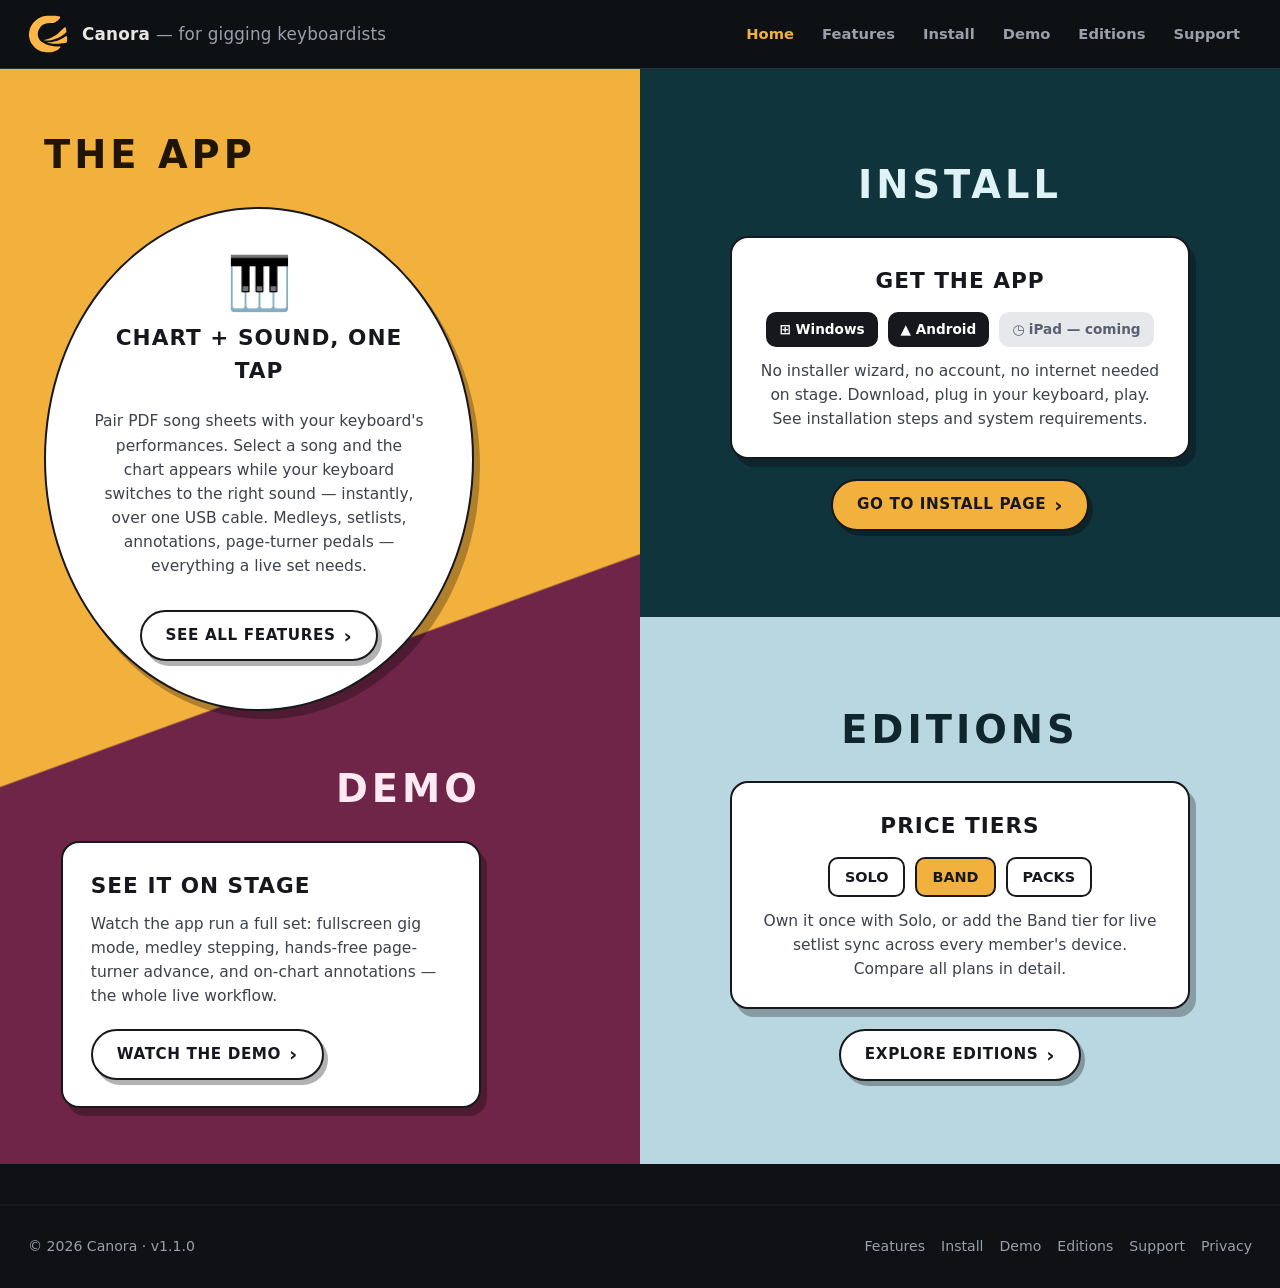
<file: index.html>
<!DOCTYPE html>
<html lang="en">
<head>
<meta charset="UTF-8">
<meta name="viewport" content="width=device-width, initial-scale=1.0">
<title>Canora — one tap: chart on screen, sound on stage</title>
<meta name="description" content="Pair PDF song sheets with your keyboard's performances. Select a song — the chart renders and your keyboard switches sounds instantly. Built for live gigs.">
<link rel="icon" href="app.ico">
<link rel="stylesheet" href="css/style.css">
</head>
<body>

<header class="site-header">
  <img class="logo-mark" src="img/canora-mark.svg" alt="Canora">
  <a class="site-title" href="index.html">Canora <span>— for gigging keyboardists</span></a>
  <nav class="site-nav">
    <a href="index.html" class="active">Home</a>
    <a href="features.html">Features</a>
    <a href="install.html">Install</a>
    <a href="demo.html">Demo</a>
    <a href="editions.html">Editions</a>
    <a href="support.html">Support</a>
  </nav>
</header>

<main class="quad-grid">

  <!-- LEFT: The App (amber) + Demo (plum), diagonal split -->
  <div class="quad-left">
    <div class="quad-block quad-block--app">
      <p class="quad-label quad-label--app">THE APP</p>
      <div class="qcard qcard--circle">
        <div class="glyph">🎹</div>
        <h2>CHART + SOUND, ONE TAP</h2>
        <p>Pair PDF song sheets with your keyboard's performances. Select a
           song and the chart appears while your keyboard switches to the
           right sound — instantly, over one USB cable. Medleys, setlists,
           annotations, page-turner pedals — everything a live set needs.</p>
        <a class="pill" href="features.html">SEE ALL FEATURES</a>
      </div>
    </div>

    <div class="quad-block quad-block--demo">
      <p class="quad-label quad-label--demo">DEMO</p>
      <div class="qcard">
        <h2>SEE IT ON STAGE</h2>
        <p>Watch the app run a full set: fullscreen gig mode, medley
           stepping, hands-free page-turner advance, and on-chart
           annotations — the whole live workflow.</p>
        <a class="pill" href="demo.html">WATCH THE DEMO</a>
      </div>
    </div>
  </div>

  <!-- RIGHT: Install (teal) / Editions (ice) -->
  <div class="quad-right">
    <div class="quad quad-install">
      <p class="quad-label">INSTALL</p>
      <div class="qcard">
        <h2>GET THE APP</h2>
        <div class="platform-row">
          <span class="chip">⊞ Windows</span>
          <span class="chip">▲ Android</span>
          <span class="chip chip--soon">◷ iPad — coming</span>
        </div>
        <p>No installer wizard, no account, no internet needed on stage.
           Download, plug in your keyboard, play. See installation steps
           and system requirements.</p>
      </div>
      <p class="pill-wrap"><a class="pill pill--amber" href="install.html">GO TO INSTALL PAGE</a></p>
    </div>

    <div class="quad quad-editions">
      <p class="quad-label">EDITIONS</p>
      <div class="qcard">
        <h2>PRICE TIERS</h2>
        <div class="tier-row">
          <span class="tier-chip">SOLO</span>
          <span class="tier-chip tier-chip--hot">BAND</span>
          <span class="tier-chip">PACKS</span>
        </div>
        <p>Own it once with Solo, or add the Band tier for live setlist
           sync across every member's device. Compare all plans in detail.</p>
      </div>
      <p class="pill-wrap"><a class="pill" href="editions.html">EXPLORE EDITIONS</a></p>
    </div>
  </div>

</main>

<footer class="site-footer">
  <span>© 2026 Canora · v1.1.0</span>
  <nav>
    <a href="features.html">Features</a>
    <a href="install.html">Install</a>
    <a href="demo.html">Demo</a>
    <a href="editions.html">Editions</a>
    <a href="support.html">Support</a>
    <a href="privacy.html">Privacy</a>
  </nav>
</footer>

</body>
</html>
</file>
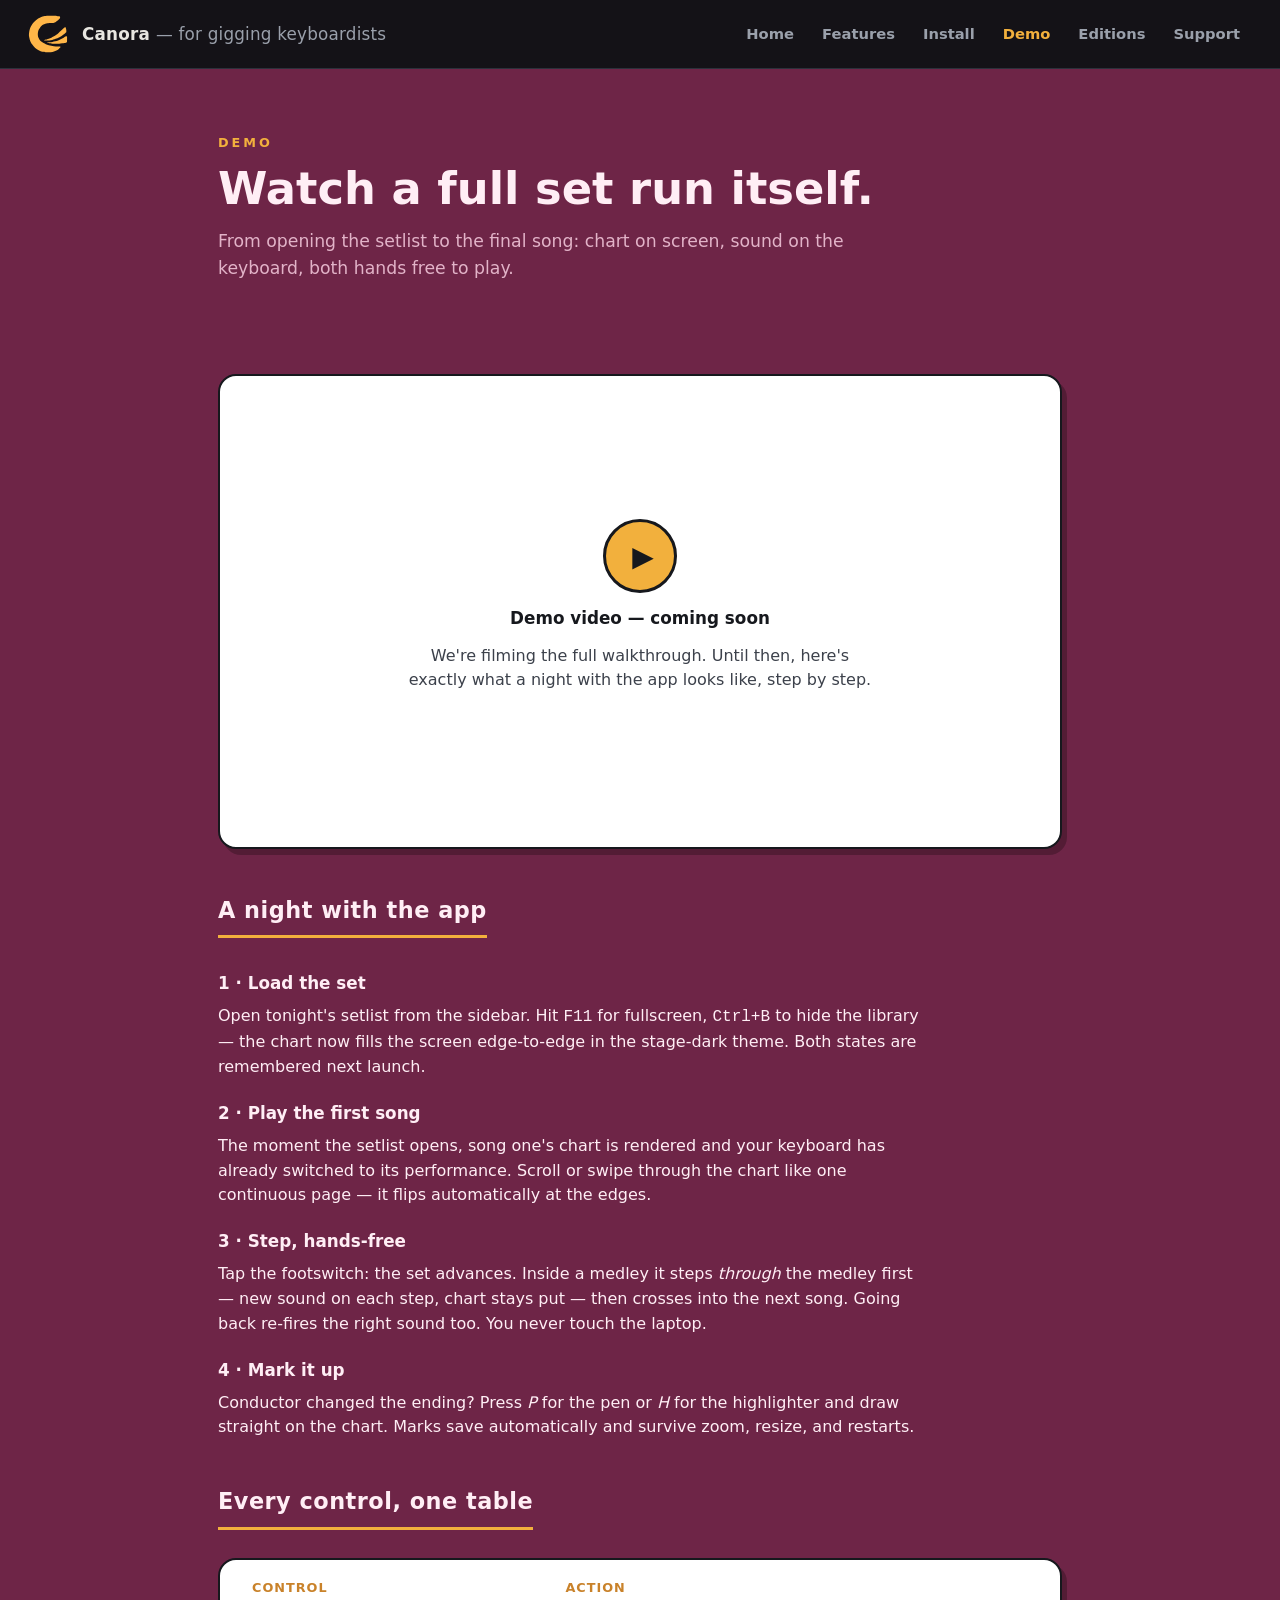
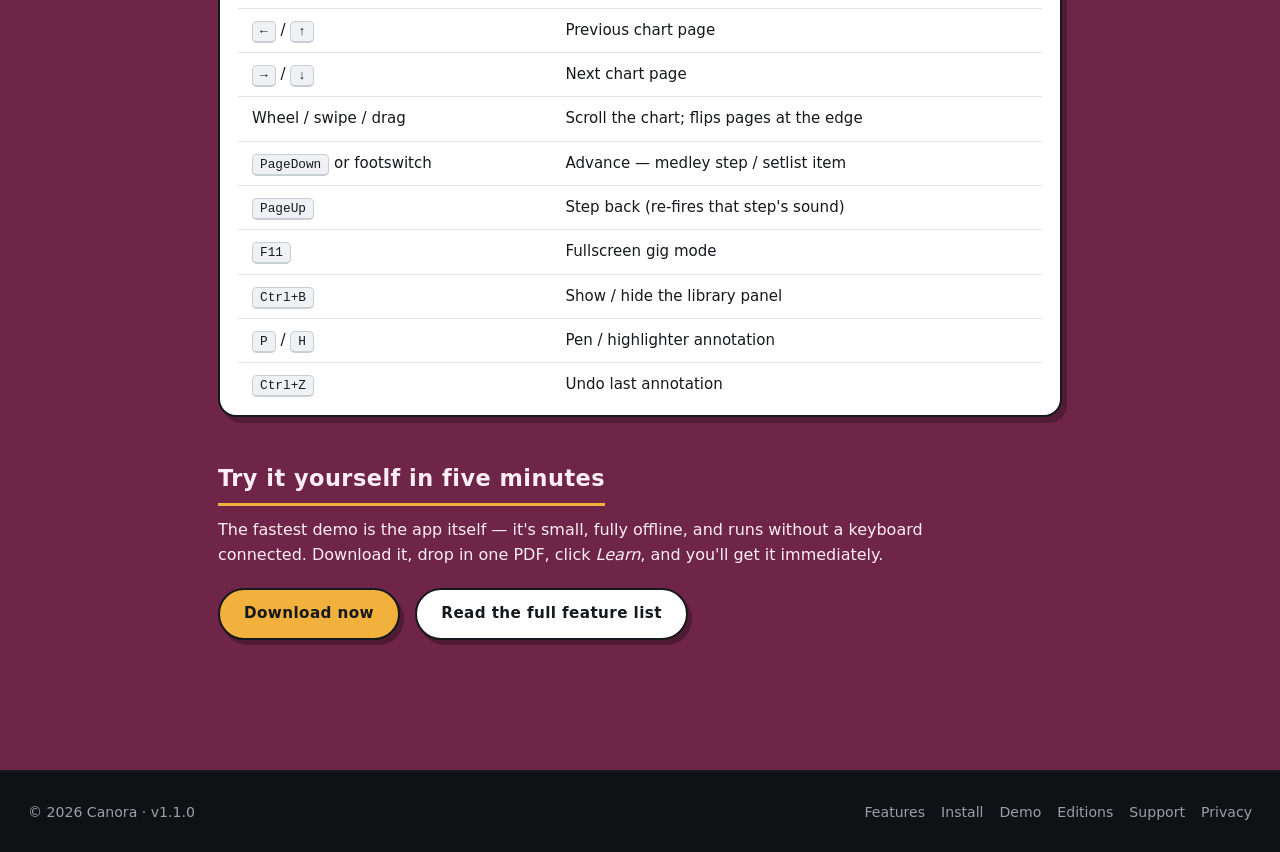
<file: demo.html>
<!DOCTYPE html>
<html lang="en">
<head>
<meta charset="UTF-8">
<meta name="viewport" content="width=device-width, initial-scale=1.0">
<title>Demo — Canora</title>
<meta name="description" content="Watch Canora run a live set: gig mode, medley stepping, footswitch advance, and chart annotations.">
<link rel="icon" href="app.ico">
<link rel="stylesheet" href="css/style.css">
</head>
<body class="page-plum">

<header class="site-header">
  <img class="logo-mark" src="img/canora-mark.svg" alt="Canora">
  <a class="site-title" href="index.html">Canora <span>— for gigging keyboardists</span></a>
  <nav class="site-nav">
    <a href="index.html">Home</a>
    <a href="features.html">Features</a>
    <a href="install.html">Install</a>
    <a href="demo.html" class="active">Demo</a>
    <a href="editions.html">Editions</a>
    <a href="support.html">Support</a>
  </nav>
</header>

<div class="page-hero">
  <p class="eyebrow">Demo</p>
  <h1>Watch a full set run itself.</h1>
  <p class="lead">From opening the setlist to the final song: chart on screen,
  sound on the keyboard, both hands free to play.</p>
</div>

<main class="content">

  <section>
    <div class="video-ph">
      <div class="play">▶</div>
      <h3 style="margin:0">Demo video — coming soon</h3>
      <p>We're filming the full walkthrough. Until then, here's exactly what a
      night with the app looks like, step by step.</p>
    </div>
  </section>

  <section>
    <h2>A night with the app</h2>

    <h3>1 · Load the set</h3>
    <p>Open tonight's setlist from the sidebar. Hit <kbd
    style="font-family:Consolas,monospace">F11</kbd> for fullscreen, <kbd
    style="font-family:Consolas,monospace">Ctrl+B</kbd> to hide the library —
    the chart now fills the screen edge-to-edge in the stage-dark theme. Both
    states are remembered next launch.</p>

    <h3>2 · Play the first song</h3>
    <p>The moment the setlist opens, song one's chart is rendered and your
    keyboard has already switched to its performance. Scroll or swipe through
    the chart like one continuous page — it flips automatically at the edges.</p>

    <h3>3 · Step, hands-free</h3>
    <p>Tap the footswitch: the set advances. Inside a medley it steps
    <em>through</em> the medley first — new sound on each step, chart stays
    put — then crosses into the next song. Going back re-fires the right sound
    too. You never touch the laptop.</p>

    <h3>4 · Mark it up</h3>
    <p>Conductor changed the ending? Press <em>P</em> for the pen or
    <em>H</em> for the highlighter and draw straight on the chart. Marks save
    automatically and survive zoom, resize, and restarts.</p>
  </section>

  <section>
    <h2>Every control, one table</h2>
    <div class="tbl-wrap">
    <table class="tbl">
      <tr><th>Control</th><th>Action</th></tr>
      <tr><td><kbd>←</kbd> / <kbd>↑</kbd></td><td>Previous chart page</td></tr>
      <tr><td><kbd>→</kbd> / <kbd>↓</kbd></td><td>Next chart page</td></tr>
      <tr><td>Wheel / swipe / drag</td><td>Scroll the chart; flips pages at the edge</td></tr>
      <tr><td><kbd>PageDown</kbd> or footswitch</td><td>Advance — medley step / setlist item</td></tr>
      <tr><td><kbd>PageUp</kbd></td><td>Step back (re-fires that step's sound)</td></tr>
      <tr><td><kbd>F11</kbd></td><td>Fullscreen gig mode</td></tr>
      <tr><td><kbd>Ctrl+B</kbd></td><td>Show / hide the library panel</td></tr>
      <tr><td><kbd>P</kbd> / <kbd>H</kbd></td><td>Pen / highlighter annotation</td></tr>
      <tr><td><kbd>Ctrl+Z</kbd></td><td>Undo last annotation</td></tr>
    </table>
    </div>
  </section>

  <section>
    <h2>Try it yourself in five minutes</h2>
    <p>The fastest demo is the app itself — it's small, fully offline, and
    runs without a keyboard connected. Download it, drop in one PDF, click
    <em>Learn</em>, and you'll get it immediately.</p>
    <p style="margin-top:20px"><a class="btn" href="install.html">Download now</a>
       &nbsp; <a class="btn btn--ghost" href="features.html">Read the full feature list</a></p>
  </section>

</main>

<footer class="site-footer">
  <span>© 2026 Canora · v1.1.0</span>
  <nav>
    <a href="features.html">Features</a>
    <a href="install.html">Install</a>
    <a href="demo.html">Demo</a>
    <a href="editions.html">Editions</a>
    <a href="support.html">Support</a>
    <a href="privacy.html">Privacy</a>
  </nav>
</footer>

</body>
</html>
</file>
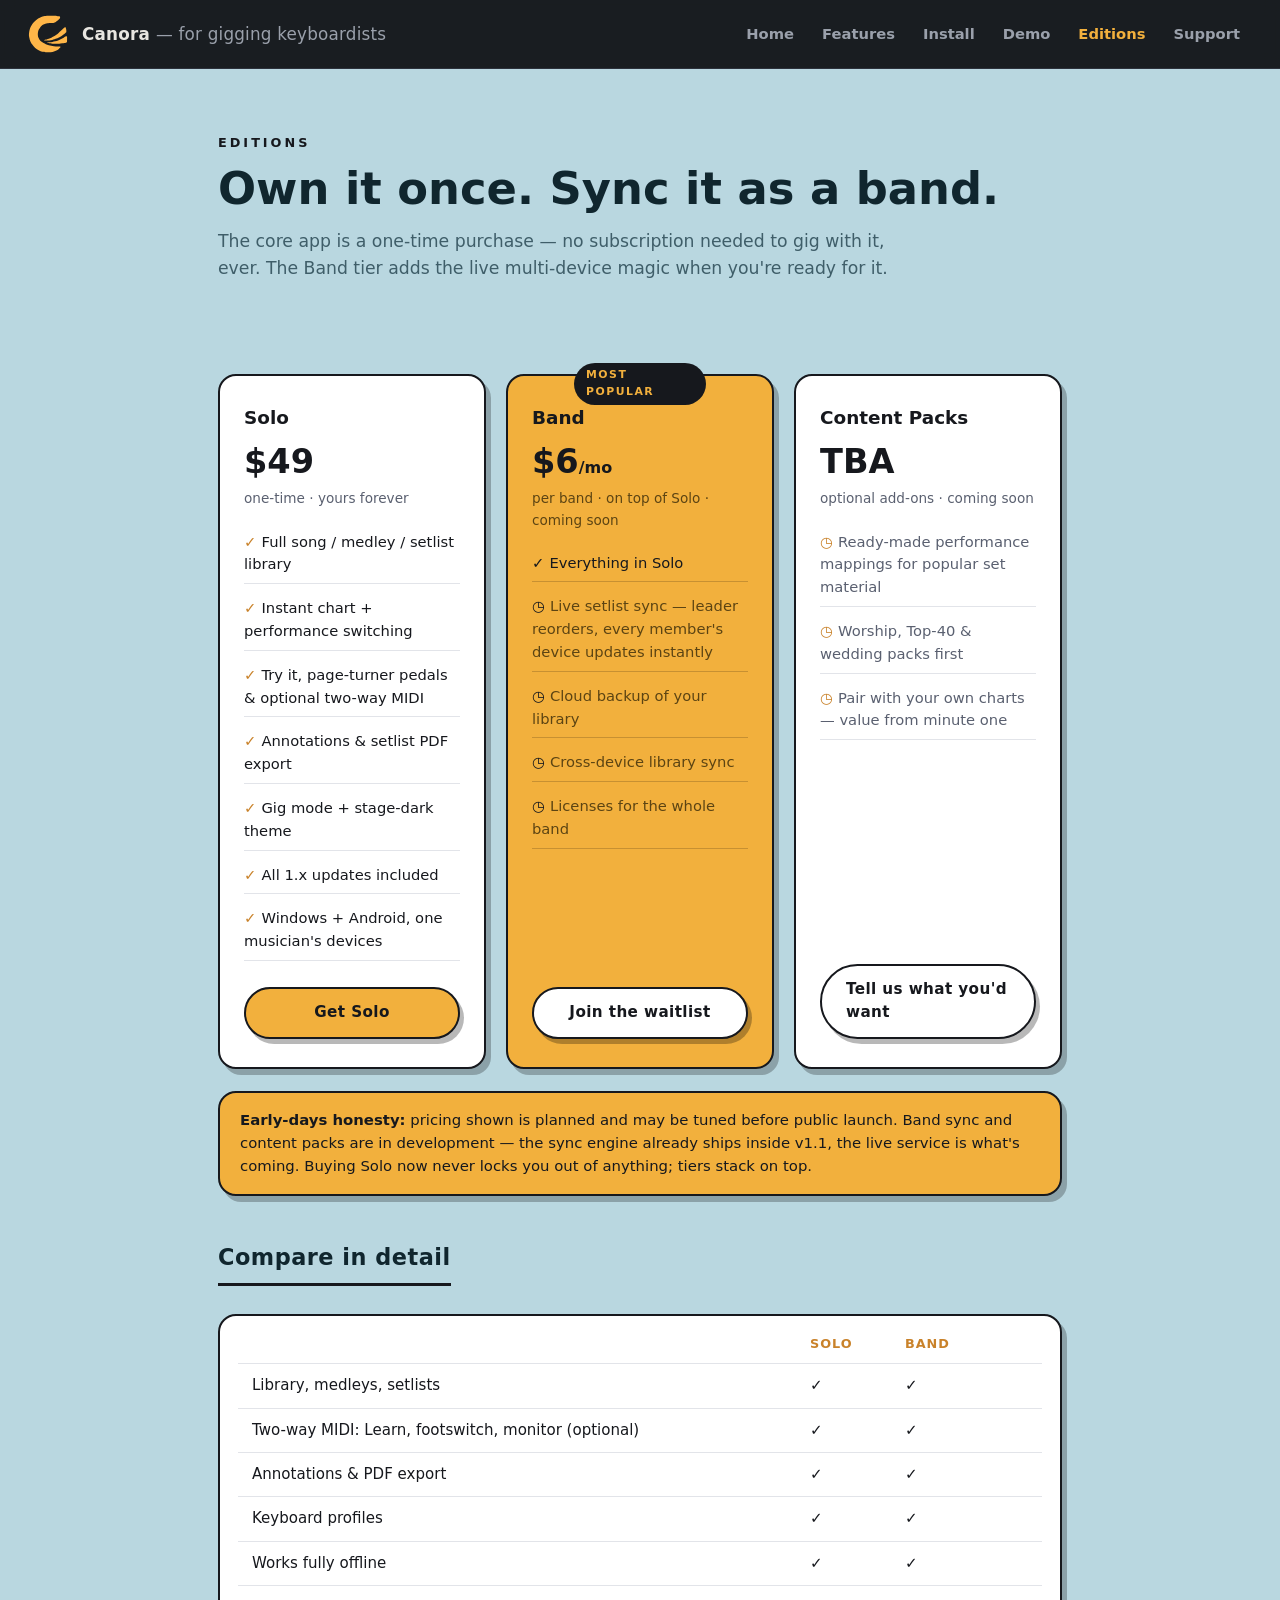
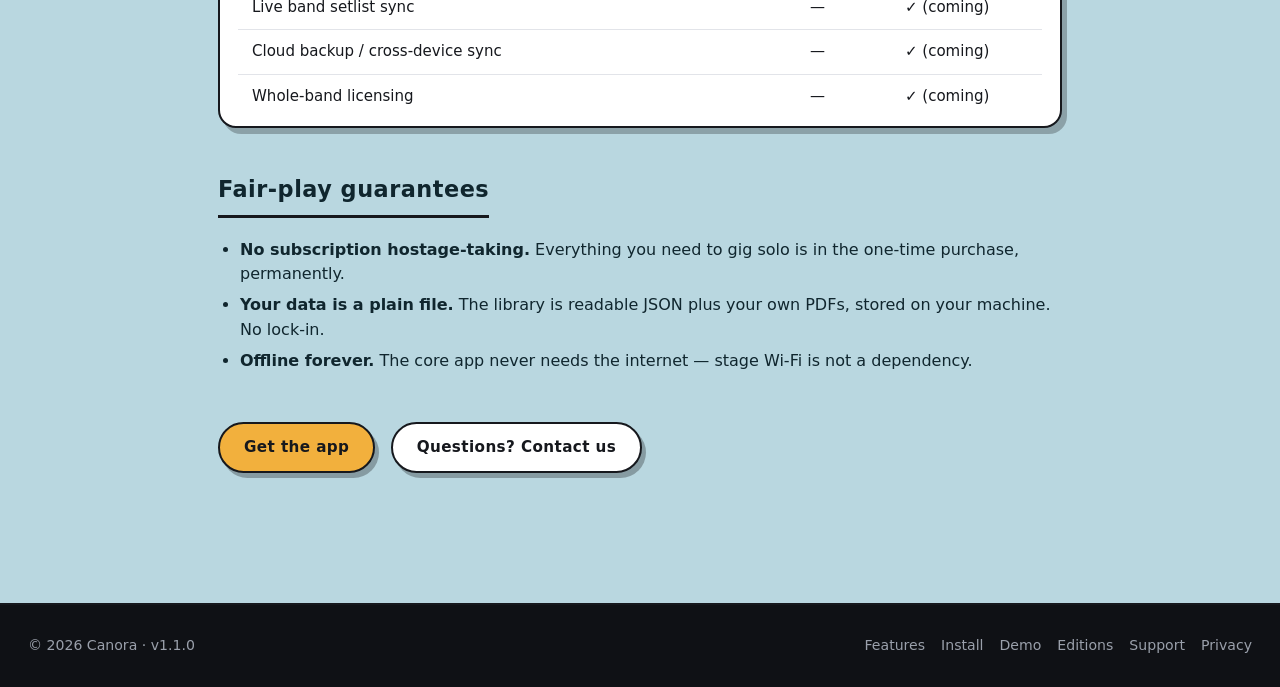
<file: editions.html>
<!DOCTYPE html>
<html lang="en">
<head>
<meta charset="UTF-8">
<meta name="viewport" content="width=device-width, initial-scale=1.0">
<title>Editions &amp; Pricing — Canora</title>
<meta name="description" content="Solo, Band, and Content Pack editions of Canora — compare plans.">
<link rel="icon" href="app.ico">
<link rel="stylesheet" href="css/style.css">
</head>
<body class="page-ice">

<header class="site-header">
  <img class="logo-mark" src="img/canora-mark.svg" alt="Canora">
  <a class="site-title" href="index.html">Canora <span>— for gigging keyboardists</span></a>
  <nav class="site-nav">
    <a href="index.html">Home</a>
    <a href="features.html">Features</a>
    <a href="install.html">Install</a>
    <a href="demo.html">Demo</a>
    <a href="editions.html" class="active">Editions</a>
    <a href="support.html">Support</a>
  </nav>
</header>

<div class="page-hero">
  <p class="eyebrow">Editions</p>
  <h1>Own it once. Sync it as a band.</h1>
  <p class="lead">The core app is a one-time purchase — no subscription needed
  to gig with it, ever. The Band tier adds the live multi-device magic when
  you're ready for it.</p>
</div>

<main class="content">

  <section>
    <div class="price-grid">

      <div class="price-card">
        <h3>Solo</h3>
        <div class="price">$49</div>
        <div class="per">one-time · yours forever</div>
        <ul>
          <li>Full song / medley / setlist library</li>
          <li>Instant chart + performance switching</li>
          <li>Try it, page-turner pedals &amp; optional two-way MIDI</li>
          <li>Annotations &amp; setlist PDF export</li>
          <li>Gig mode + stage-dark theme</li>
          <li>All 1.x updates included</li>
          <li>Windows + Android, one musician's devices</li>
        </ul>
        <a class="btn" href="install.html">Get Solo</a>
      </div>

      <div class="price-card price-card--hot">
        <h3>Band</h3>
        <div class="price">$6<span style="font-size:1rem">/mo</span></div>
        <div class="per">per band · on top of Solo · coming soon</div>
        <ul>
          <li>Everything in Solo</li>
          <li class="dim">Live setlist sync — leader reorders, every member's device updates instantly</li>
          <li class="dim">Cloud backup of your library</li>
          <li class="dim">Cross-device library sync</li>
          <li class="dim">Licenses for the whole band</li>
        </ul>
        <a class="btn" href="support.html#contact">Join the waitlist</a>
      </div>

      <div class="price-card">
        <h3>Content Packs</h3>
        <div class="price">TBA</div>
        <div class="per">optional add-ons · coming soon</div>
        <ul>
          <li class="dim">Ready-made performance mappings for popular set material</li>
          <li class="dim">Worship, Top-40 &amp; wedding packs first</li>
          <li class="dim">Pair with your own charts — value from minute one</li>
        </ul>
        <a class="btn btn--ghost" href="support.html#contact">Tell us what you'd want</a>
      </div>

    </div>

    <div class="note">
      <strong>Early-days honesty:</strong> pricing shown is planned and may be
      tuned before public launch. Band sync and content packs are in
      development — the sync engine already ships inside v1.1, the live
      service is what's coming. Buying Solo now never locks you out of
      anything; tiers stack on top.
    </div>
  </section>

  <section>
    <h2>Compare in detail</h2>
    <div class="tbl-wrap">
    <table class="tbl">
      <tr><th></th><th>Solo</th><th>Band</th></tr>
      <tr><td>Library, medleys, setlists</td><td>✓</td><td>✓</td></tr>
      <tr><td>Two-way MIDI: Learn, footswitch, monitor (optional)</td><td>✓</td><td>✓</td></tr>
      <tr><td>Annotations &amp; PDF export</td><td>✓</td><td>✓</td></tr>
      <tr><td>Keyboard profiles</td><td>✓</td><td>✓</td></tr>
      <tr><td>Works fully offline</td><td>✓</td><td>✓</td></tr>
      <tr><td>Live band setlist sync</td><td>—</td><td>✓ (coming)</td></tr>
      <tr><td>Cloud backup / cross-device sync</td><td>—</td><td>✓ (coming)</td></tr>
      <tr><td>Whole-band licensing</td><td>—</td><td>✓ (coming)</td></tr>
    </table>
    </div>
  </section>

  <section>
    <h2>Fair-play guarantees</h2>
    <ul>
      <li><strong>No subscription hostage-taking.</strong> Everything you need to
      gig solo is in the one-time purchase, permanently.</li>
      <li><strong>Your data is a plain file.</strong> The library is readable
      JSON plus your own PDFs, stored on your machine. No lock-in.</li>
      <li><strong>Offline forever.</strong> The core app never needs the
      internet — stage Wi-Fi is not a dependency.</li>
    </ul>
  </section>

  <p style="margin-top:48px"><a class="btn" href="install.html">Get the app</a>
     &nbsp; <a class="btn btn--ghost" href="support.html#contact">Questions? Contact us</a></p>

</main>

<footer class="site-footer">
  <span>© 2026 Canora · v1.1.0</span>
  <nav>
    <a href="features.html">Features</a>
    <a href="install.html">Install</a>
    <a href="demo.html">Demo</a>
    <a href="editions.html">Editions</a>
    <a href="support.html">Support</a>
    <a href="privacy.html">Privacy</a>
  </nav>
</footer>

</body>
</html>
</file>
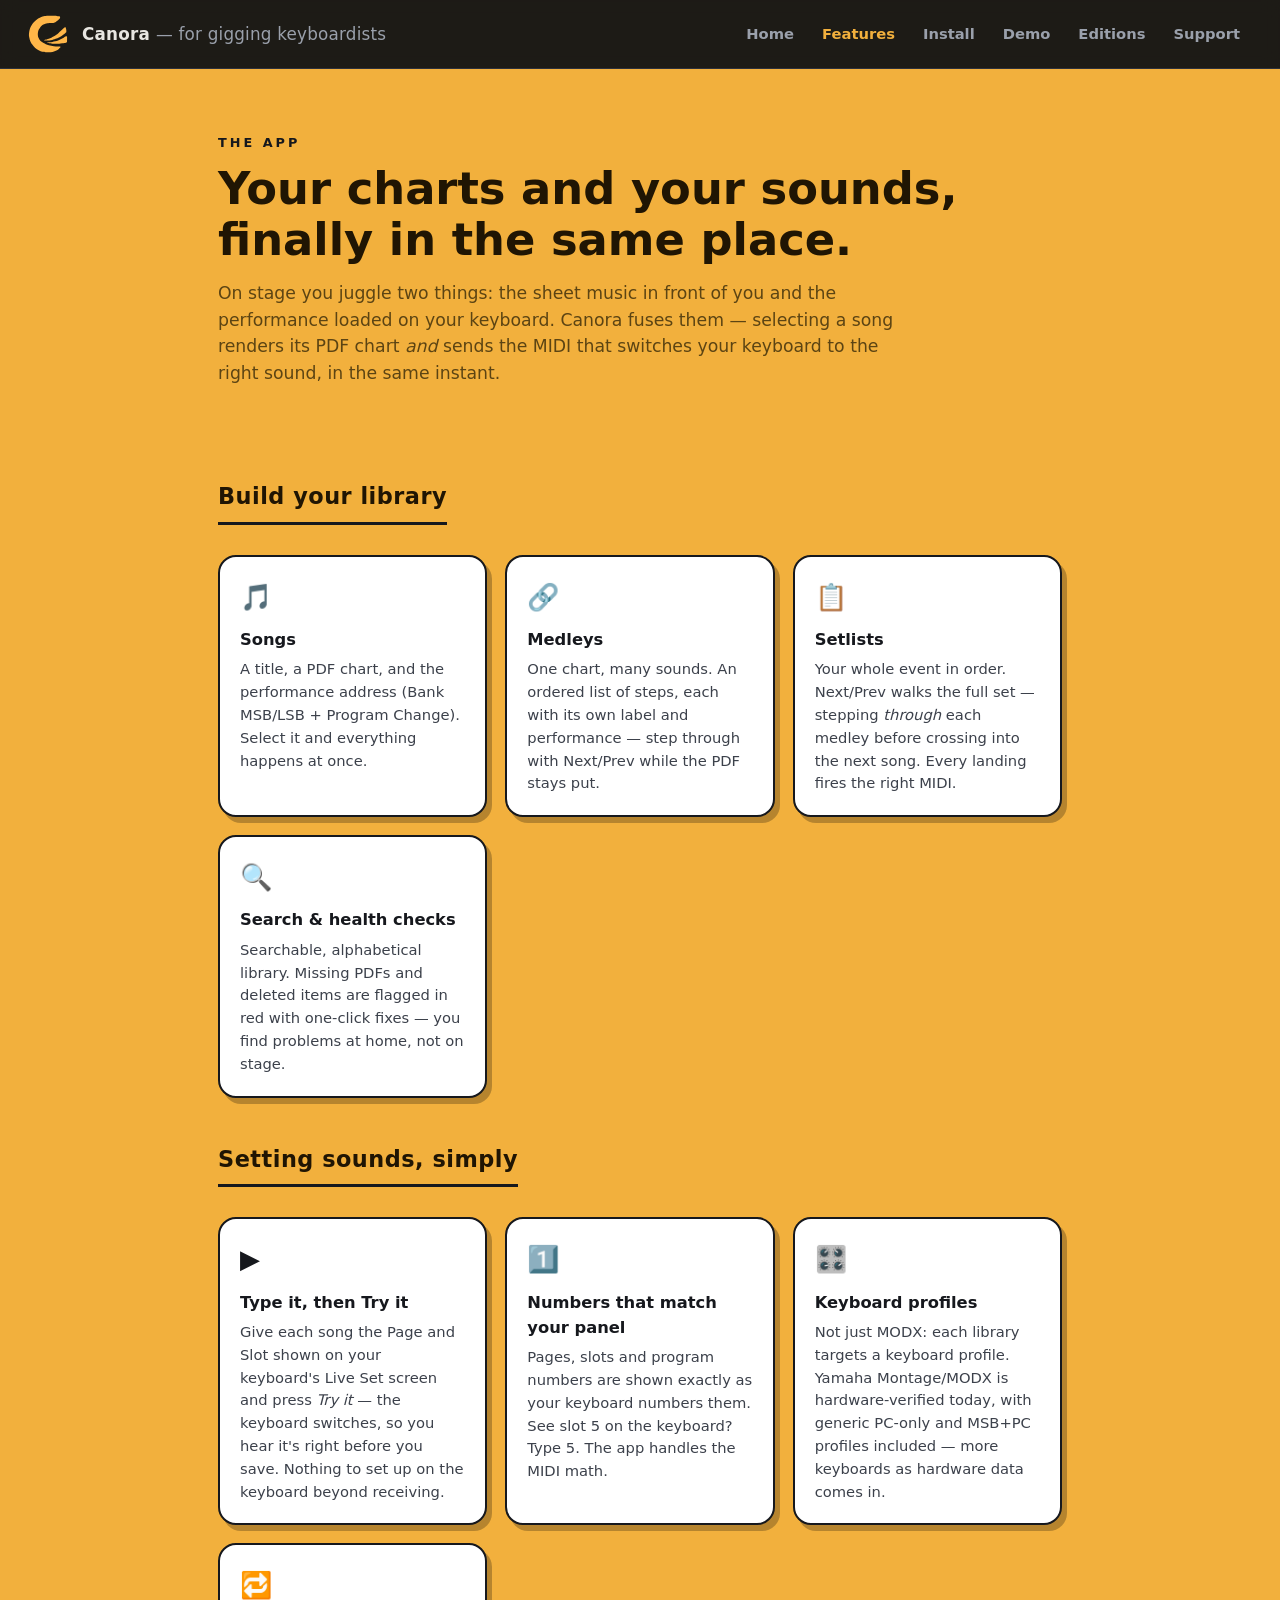
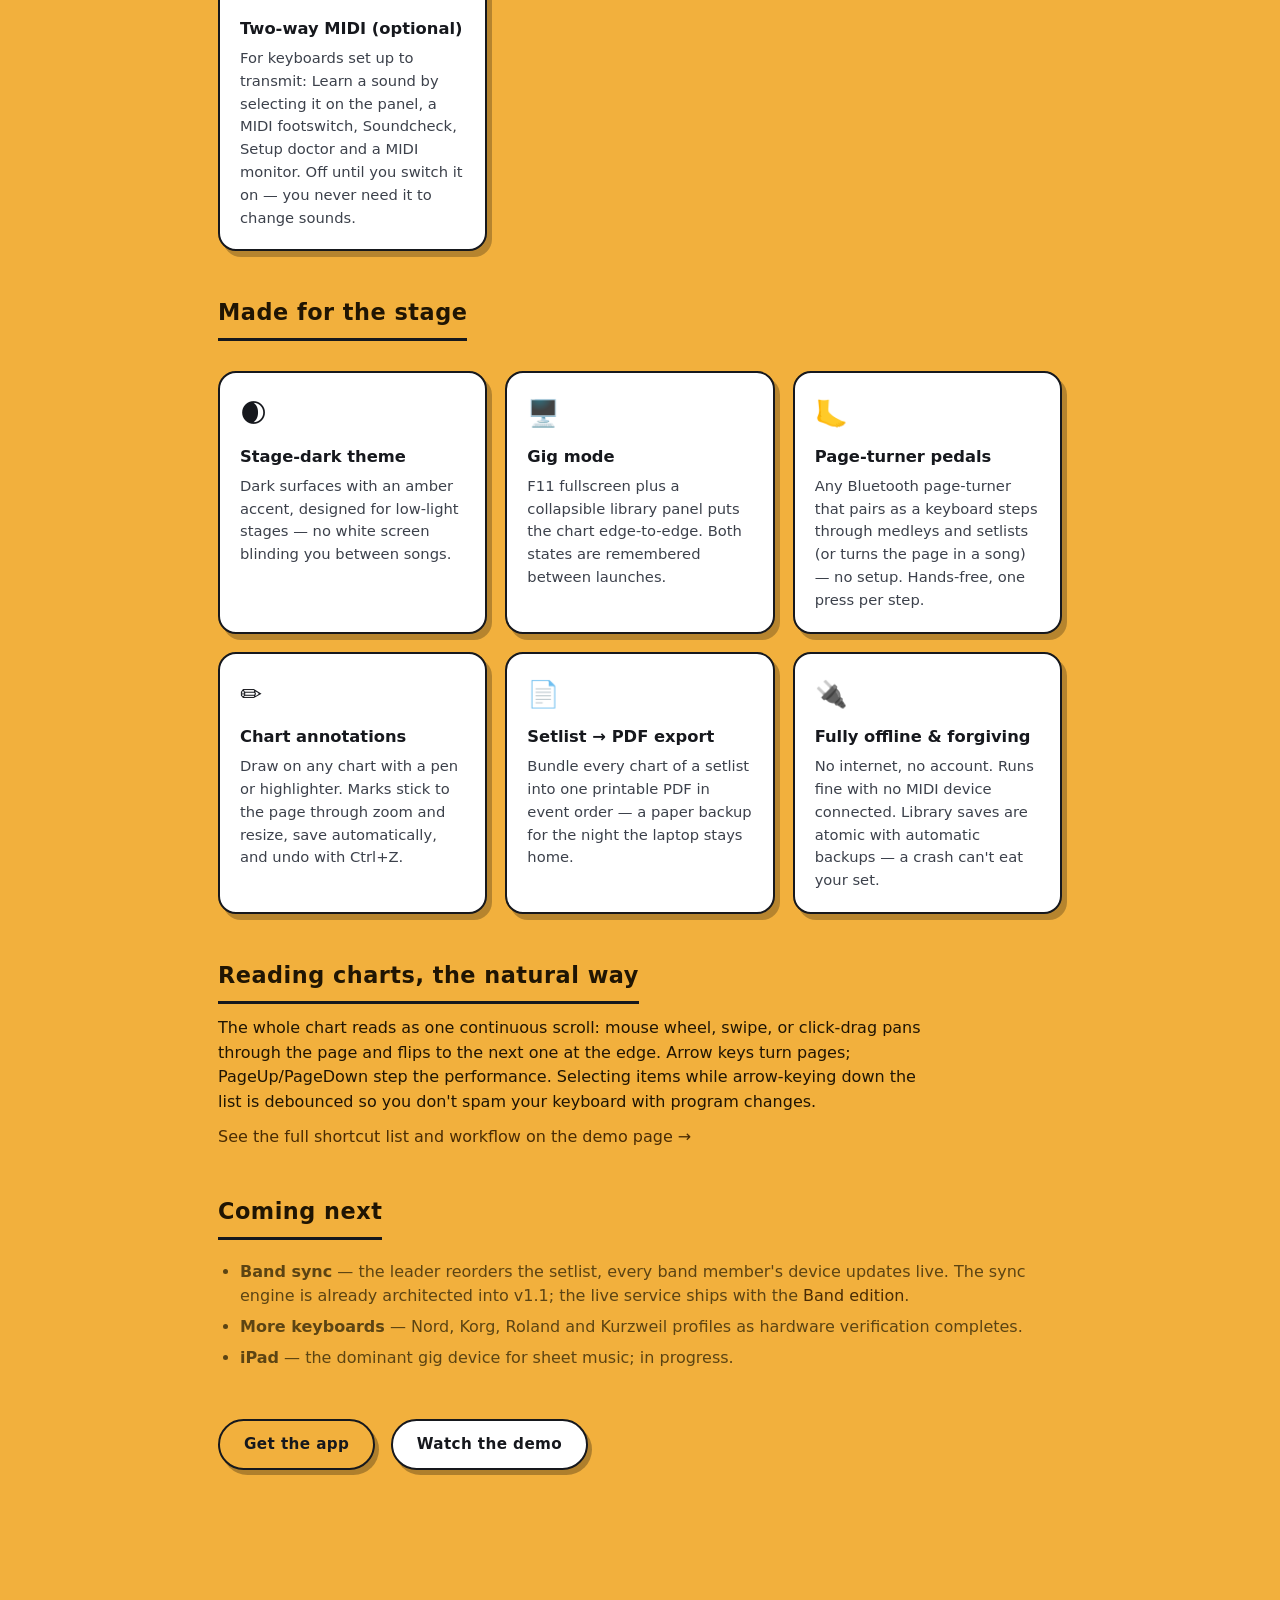
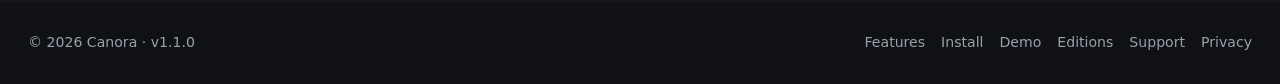
<file: features.html>
<!DOCTYPE html>
<html lang="en">
<head>
<meta charset="UTF-8">
<meta name="viewport" content="width=device-width, initial-scale=1.0">
<title>Features — Canora</title>
<meta name="description" content="Tap a song: its chart opens and your keyboard switches sound. Medleys, setlists, page-turner pedals, gig mode, chart annotations — every feature of Canora.">
<link rel="icon" href="app.ico">
<link rel="stylesheet" href="css/style.css">
</head>
<body class="page-amber">

<header class="site-header">
  <img class="logo-mark" src="img/canora-mark.svg" alt="Canora">
  <a class="site-title" href="index.html">Canora <span>— for gigging keyboardists</span></a>
  <nav class="site-nav">
    <a href="index.html">Home</a>
    <a href="features.html" class="active">Features</a>
    <a href="install.html">Install</a>
    <a href="demo.html">Demo</a>
    <a href="editions.html">Editions</a>
    <a href="support.html">Support</a>
  </nav>
</header>

<div class="page-hero">
  <p class="eyebrow">The App</p>
  <h1>Your charts and your sounds, finally in the same place.</h1>
  <p class="lead">On stage you juggle two things: the sheet music in front of you
  and the performance loaded on your keyboard. Canora fuses
  them — selecting a song renders its PDF chart <em>and</em> sends the MIDI that
  switches your keyboard to the right sound, in the same instant.</p>
</div>

<main class="content">

  <section>
    <h2>Build your library</h2>
    <div class="card-grid">
      <div class="fcard">
        <div class="glyph">🎵</div>
        <h3>Songs</h3>
        <p>A title, a PDF chart, and the performance address (Bank MSB/LSB +
        Program Change). Select it and everything happens at once.</p>
      </div>
      <div class="fcard">
        <div class="glyph">🔗</div>
        <h3>Medleys</h3>
        <p>One chart, many sounds. An ordered list of steps, each with its own
        label and performance — step through with Next/Prev while the PDF stays put.</p>
      </div>
      <div class="fcard">
        <div class="glyph">📋</div>
        <h3>Setlists</h3>
        <p>Your whole event in order. Next/Prev walks the full set — stepping
        <em>through</em> each medley before crossing into the next song. Every
        landing fires the right MIDI.</p>
      </div>
      <div class="fcard">
        <div class="glyph">🔍</div>
        <h3>Search &amp; health checks</h3>
        <p>Searchable, alphabetical library. Missing PDFs and deleted items are
        flagged in red with one-click fixes — you find problems at home, not on stage.</p>
      </div>
    </div>
  </section>

  <section>
    <h2>Setting sounds, simply</h2>
    <div class="card-grid">
      <div class="fcard">
        <div class="glyph">▶️</div>
        <h3>Type it, then Try it</h3>
        <p>Give each song the Page and Slot shown on your keyboard's Live Set
        screen and press <em>Try it</em> — the keyboard switches, so you hear
        it's right before you save. Nothing to set up on the keyboard beyond
        receiving.</p>
      </div>
      <div class="fcard">
        <div class="glyph">1️⃣</div>
        <h3>Numbers that match your panel</h3>
        <p>Pages, slots and program numbers are shown exactly as your keyboard
        numbers them. See slot 5 on the keyboard? Type 5. The app handles the
        MIDI math.</p>
      </div>
      <div class="fcard">
        <div class="glyph">🎛️</div>
        <h3>Keyboard profiles</h3>
        <p>Not just MODX: each library targets a keyboard profile. Yamaha
        Montage/MODX is hardware-verified today, with generic PC-only and
        MSB+PC profiles included — more keyboards as hardware data comes in.</p>
      </div>
      <div class="fcard">
        <div class="glyph">🔁</div>
        <h3>Two-way MIDI (optional)</h3>
        <p>For keyboards set up to transmit: Learn a sound by selecting it on
        the panel, a MIDI footswitch, Soundcheck, Setup doctor and a MIDI
        monitor. Off until you switch it on — you never need it to change
        sounds.</p>
      </div>
    </div>
  </section>

  <section>
    <h2>Made for the stage</h2>
    <div class="card-grid">
      <div class="fcard">
        <div class="glyph">🌒</div>
        <h3>Stage-dark theme</h3>
        <p>Dark surfaces with an amber accent, designed for low-light stages —
        no white screen blinding you between songs.</p>
      </div>
      <div class="fcard">
        <div class="glyph">🖥️</div>
        <h3>Gig mode</h3>
        <p>F11 fullscreen plus a collapsible library panel puts the chart
        edge-to-edge. Both states are remembered between launches.</p>
      </div>
      <div class="fcard">
        <div class="glyph">🦶</div>
        <h3>Page-turner pedals</h3>
        <p>Any Bluetooth page-turner that pairs as a keyboard steps through
        medleys and setlists (or turns the page in a song) — no setup.
        Hands-free, one press per step.</p>
      </div>
      <div class="fcard">
        <div class="glyph">✏️</div>
        <h3>Chart annotations</h3>
        <p>Draw on any chart with a pen or highlighter. Marks stick to the page
        through zoom and resize, save automatically, and undo with Ctrl+Z.</p>
      </div>
      <div class="fcard">
        <div class="glyph">📄</div>
        <h3>Setlist → PDF export</h3>
        <p>Bundle every chart of a setlist into one printable PDF in event
        order — a paper backup for the night the laptop stays home.</p>
      </div>
      <div class="fcard">
        <div class="glyph">🔌</div>
        <h3>Fully offline &amp; forgiving</h3>
        <p>No internet, no account. Runs fine with no MIDI device connected.
        Library saves are atomic with automatic backups — a crash can't eat your set.</p>
      </div>
    </div>
  </section>

  <section>
    <h2>Reading charts, the natural way</h2>
    <p>The whole chart reads as one continuous scroll: mouse wheel, swipe, or
    click-drag pans through the page and flips to the next one at the edge.
    Arrow keys turn pages; PageUp/PageDown step the performance. Selecting
    items while arrow-keying down the list is debounced so you don't spam your
    keyboard with program changes.</p>
    <p><a href="demo.html">See the full shortcut list and workflow on the demo page →</a></p>
  </section>

  <section>
    <h2>Coming next</h2>
    <ul>
      <li class="dim"><strong>Band sync</strong> — the leader reorders the setlist, every band
      member's device updates live. The sync engine is already architected into
      v1.1; the live service ships with the <a href="editions.html">Band edition</a>.</li>
      <li class="dim"><strong>More keyboards</strong> — Nord, Korg, Roland and Kurzweil profiles
      as hardware verification completes.</li>
      <li class="dim"><strong>iPad</strong> — the dominant gig device for sheet music; in progress.</li>
    </ul>
  </section>

  <p style="margin-top:48px"><a class="btn" href="install.html">Get the app</a>
     &nbsp; <a class="btn btn--ghost" href="demo.html">Watch the demo</a></p>

</main>

<footer class="site-footer">
  <span>© 2026 Canora · v1.1.0</span>
  <nav>
    <a href="features.html">Features</a>
    <a href="install.html">Install</a>
    <a href="demo.html">Demo</a>
    <a href="editions.html">Editions</a>
    <a href="support.html">Support</a>
    <a href="privacy.html">Privacy</a>
  </nav>
</footer>

</body>
</html>
</file>
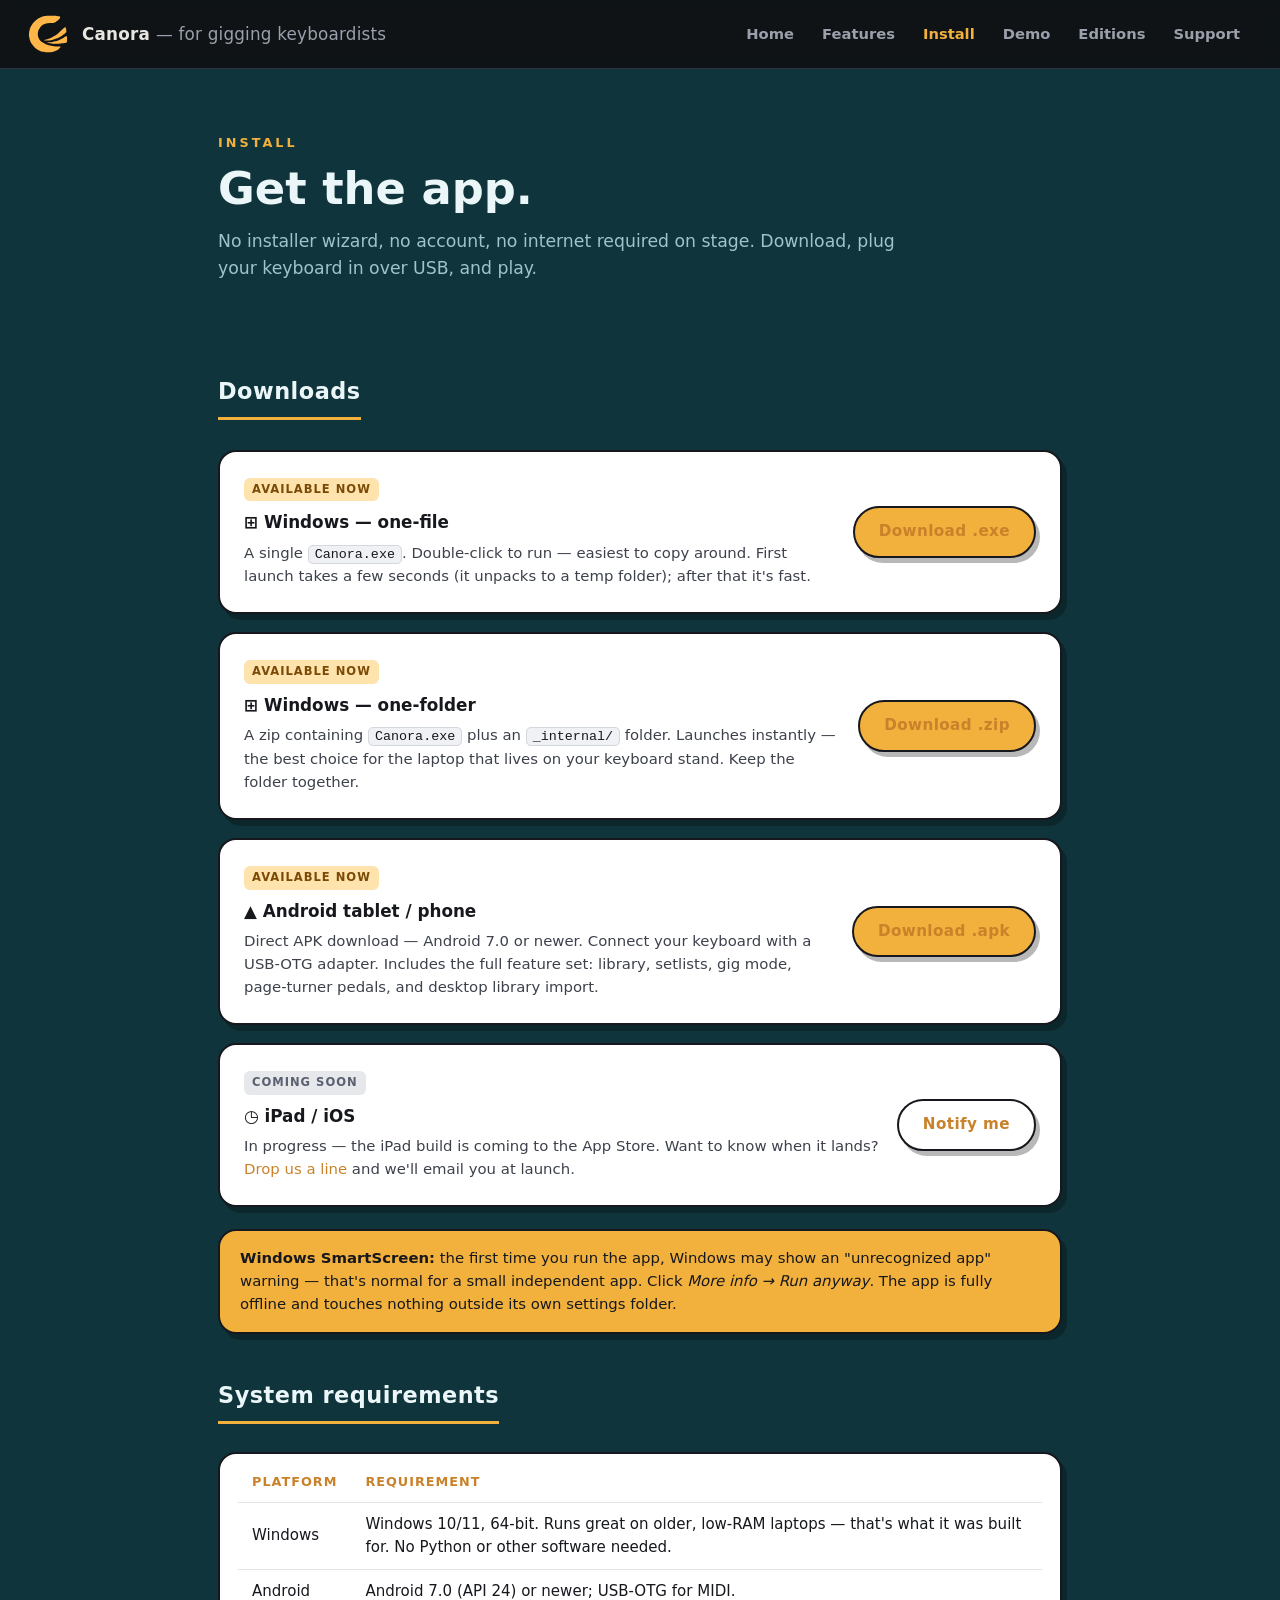
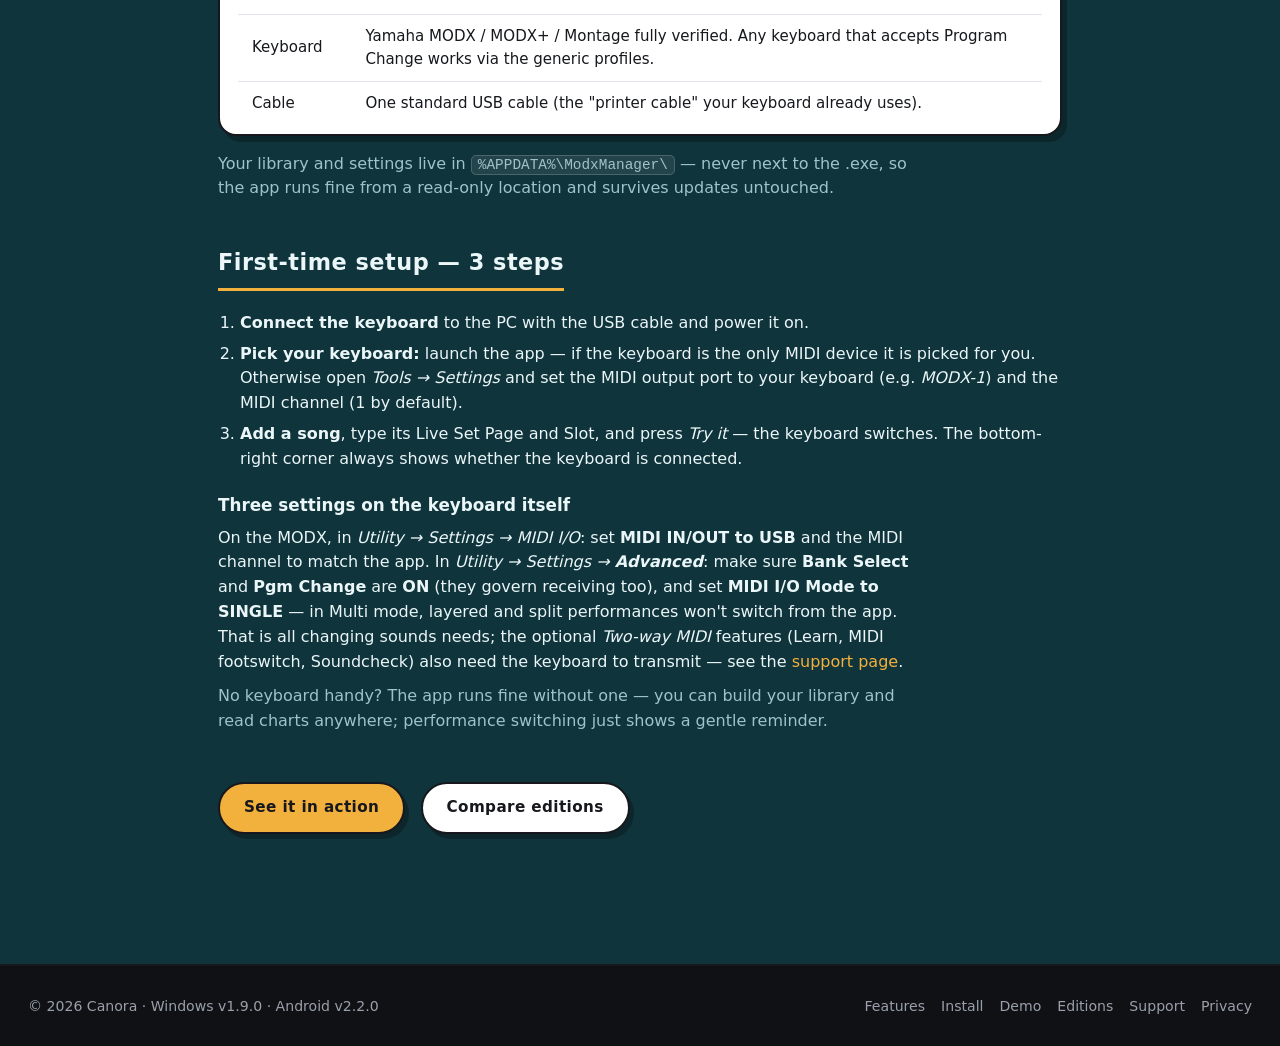
<file: install.html>
<!DOCTYPE html>
<html lang="en">
<head>
<meta charset="UTF-8">
<meta name="viewport" content="width=device-width, initial-scale=1.0">
<title>Install — Canora</title>
<meta name="description" content="Download Canora for Windows and Android. System requirements, installation guide, and first-time MIDI setup.">
<link rel="icon" href="app.ico">
<link rel="stylesheet" href="css/style.css">
</head>
<body class="page-teal">

<header class="site-header">
  <img class="logo-mark" src="img/canora-mark.svg" alt="Canora">
  <a class="site-title" href="index.html">Canora <span>— for gigging keyboardists</span></a>
  <nav class="site-nav">
    <a href="index.html">Home</a>
    <a href="features.html">Features</a>
    <a href="install.html" class="active">Install</a>
    <a href="demo.html">Demo</a>
    <a href="editions.html">Editions</a>
    <a href="support.html">Support</a>
  </nav>
</header>

<div class="page-hero">
  <p class="eyebrow">Install</p>
  <h1>Get the app.</h1>
  <p class="lead">No installer wizard, no account, no internet required on
  stage. Download, plug your keyboard in over USB, and play.</p>
</div>

<main class="content">

  <section>
    <h2>Downloads</h2>

    <div class="dl-card">
      <div class="dl-info">
        <span class="badge badge--live">Available now</span>
        <h3>⊞ Windows — one-file</h3>
        <p>A single <code>Canora.exe</code>. Double-click to run — easiest
        to copy around. First launch takes a few seconds (it unpacks to a temp
        folder); after that it's fast.</p>
      </div>
      <a class="btn" href="https://github.com/2025eb1100268-tech/modx-manager/releases/download/v1.9.0/Canora-1.9.0-win64.exe">Download .exe</a>
    </div>

    <div class="dl-card">
      <div class="dl-info">
        <span class="badge badge--live">Available now</span>
        <h3>⊞ Windows — one-folder</h3>
        <p>A zip containing <code>Canora.exe</code> plus an
        <code>_internal/</code> folder. Launches instantly — the best choice
        for the laptop that lives on your keyboard stand. Keep the folder together.</p>
      </div>
      <a class="btn" href="https://github.com/2025eb1100268-tech/modx-manager/releases/download/v1.9.0/Canora-1.9.0-win64-folder.zip">Download .zip</a>
    </div>

    <div class="dl-card">
      <div class="dl-info">
        <span class="badge badge--live">Available now</span>
        <h3>▲ Android tablet / phone</h3>
        <p>Direct APK download — Android 7.0 or newer. Connect your keyboard
        with a USB-OTG adapter. Includes the full feature set: library,
        setlists, gig mode, page-turner pedals, and desktop library import.</p>
      </div>
      <a class="btn" href="https://github.com/2025eb1100268-tech/modx-mobile/releases/download/v2.2.0/Canora-2.2.0.apk">Download .apk</a>
    </div>

    <div class="dl-card">
      <div class="dl-info">
        <span class="badge badge--soon">Coming soon</span>
        <h3>◷ iPad / iOS</h3>
        <p>In progress — the iPad build is coming to the App Store. Want to
        know when it lands? <a href="support.html#contact">Drop us a line</a>
        and we'll email you at launch.</p>
      </div>
      <a class="btn btn--ghost" href="support.html#contact">Notify me</a>
    </div>

    <div class="note">
      <strong>Windows SmartScreen:</strong> the first time you run the app,
      Windows may show an "unrecognized app" warning — that's normal for a
      small independent app. Click <em>More info → Run anyway</em>. The app is
      fully offline and touches nothing outside its own settings folder.
    </div>
  </section>

  <section>
    <h2>System requirements</h2>
    <div class="tbl-wrap">
    <table class="tbl">
      <tr><th>Platform</th><th>Requirement</th></tr>
      <tr><td>Windows</td><td>Windows 10/11, 64-bit. Runs great on older, low-RAM laptops — that's what it was built for. No Python or other software needed.</td></tr>
      <tr><td>Android</td><td>Android 7.0 (API 24) or newer; USB-OTG for MIDI.</td></tr>
      <tr><td>Keyboard</td><td>Yamaha MODX / MODX+ / Montage fully verified. Any keyboard that accepts Program Change works via the generic profiles.</td></tr>
      <tr><td>Cable</td><td>One standard USB cable (the "printer cable" your keyboard already uses).</td></tr>
    </table>
    </div>
    <p class="dim">Your library and settings live in
    <code>%APPDATA%\ModxManager\</code> — never next to the .exe, so the app
    runs fine from a read-only location and survives updates untouched.</p>
  </section>

  <section>
    <h2>First-time setup — 3 steps</h2>
    <ol>
      <li><strong>Connect the keyboard</strong> to the PC with the USB cable and power it on.</li>
      <li><strong>Pick your keyboard:</strong> launch the app — if the
      keyboard is the only MIDI device it is picked for you. Otherwise open
      <em>Tools → Settings</em> and set the MIDI output port to your keyboard
      (e.g. <em>MODX-1</em>) and the MIDI channel (1 by default).</li>
      <li><strong>Add a song</strong>, type its Live Set Page and Slot, and
      press <em>Try it</em> — the keyboard switches. The bottom-right corner
      always shows whether the keyboard is connected.</li>
    </ol>
    <h3>Three settings on the keyboard itself</h3>
    <p>On the MODX, in <em>Utility → Settings → MIDI I/O</em>: set
    <strong>MIDI IN/OUT to USB</strong> and the MIDI channel to match the
    app. In <em>Utility → Settings → <strong>Advanced</strong></em>: make sure
    <strong>Bank Select</strong> and <strong>Pgm Change</strong> are
    <strong>ON</strong> (they govern receiving too), and set
    <strong>MIDI I/O Mode to SINGLE</strong> — in Multi mode, layered and
    split performances won't switch from the app. That is all changing
    sounds needs; the optional <em>Two-way MIDI</em> features (Learn, MIDI
    footswitch, Soundcheck) also need the keyboard to transmit — see the
    <a href="support.html">support page</a>.</p>
    <p class="dim">No keyboard handy? The app runs fine without one — you can
    build your library and read charts anywhere; performance switching just
    shows a gentle reminder.</p>
  </section>

  <p style="margin-top:48px"><a class="btn" href="demo.html">See it in action</a>
     &nbsp; <a class="btn btn--ghost" href="editions.html">Compare editions</a></p>

</main>

<footer class="site-footer">
  <span>© 2026 Canora · Windows v1.9.0 · Android v2.2.0</span>
  <nav>
    <a href="features.html">Features</a>
    <a href="install.html">Install</a>
    <a href="demo.html">Demo</a>
    <a href="editions.html">Editions</a>
    <a href="support.html">Support</a>
    <a href="privacy.html">Privacy</a>
  </nav>
</footer>

</body>
</html>
</file>
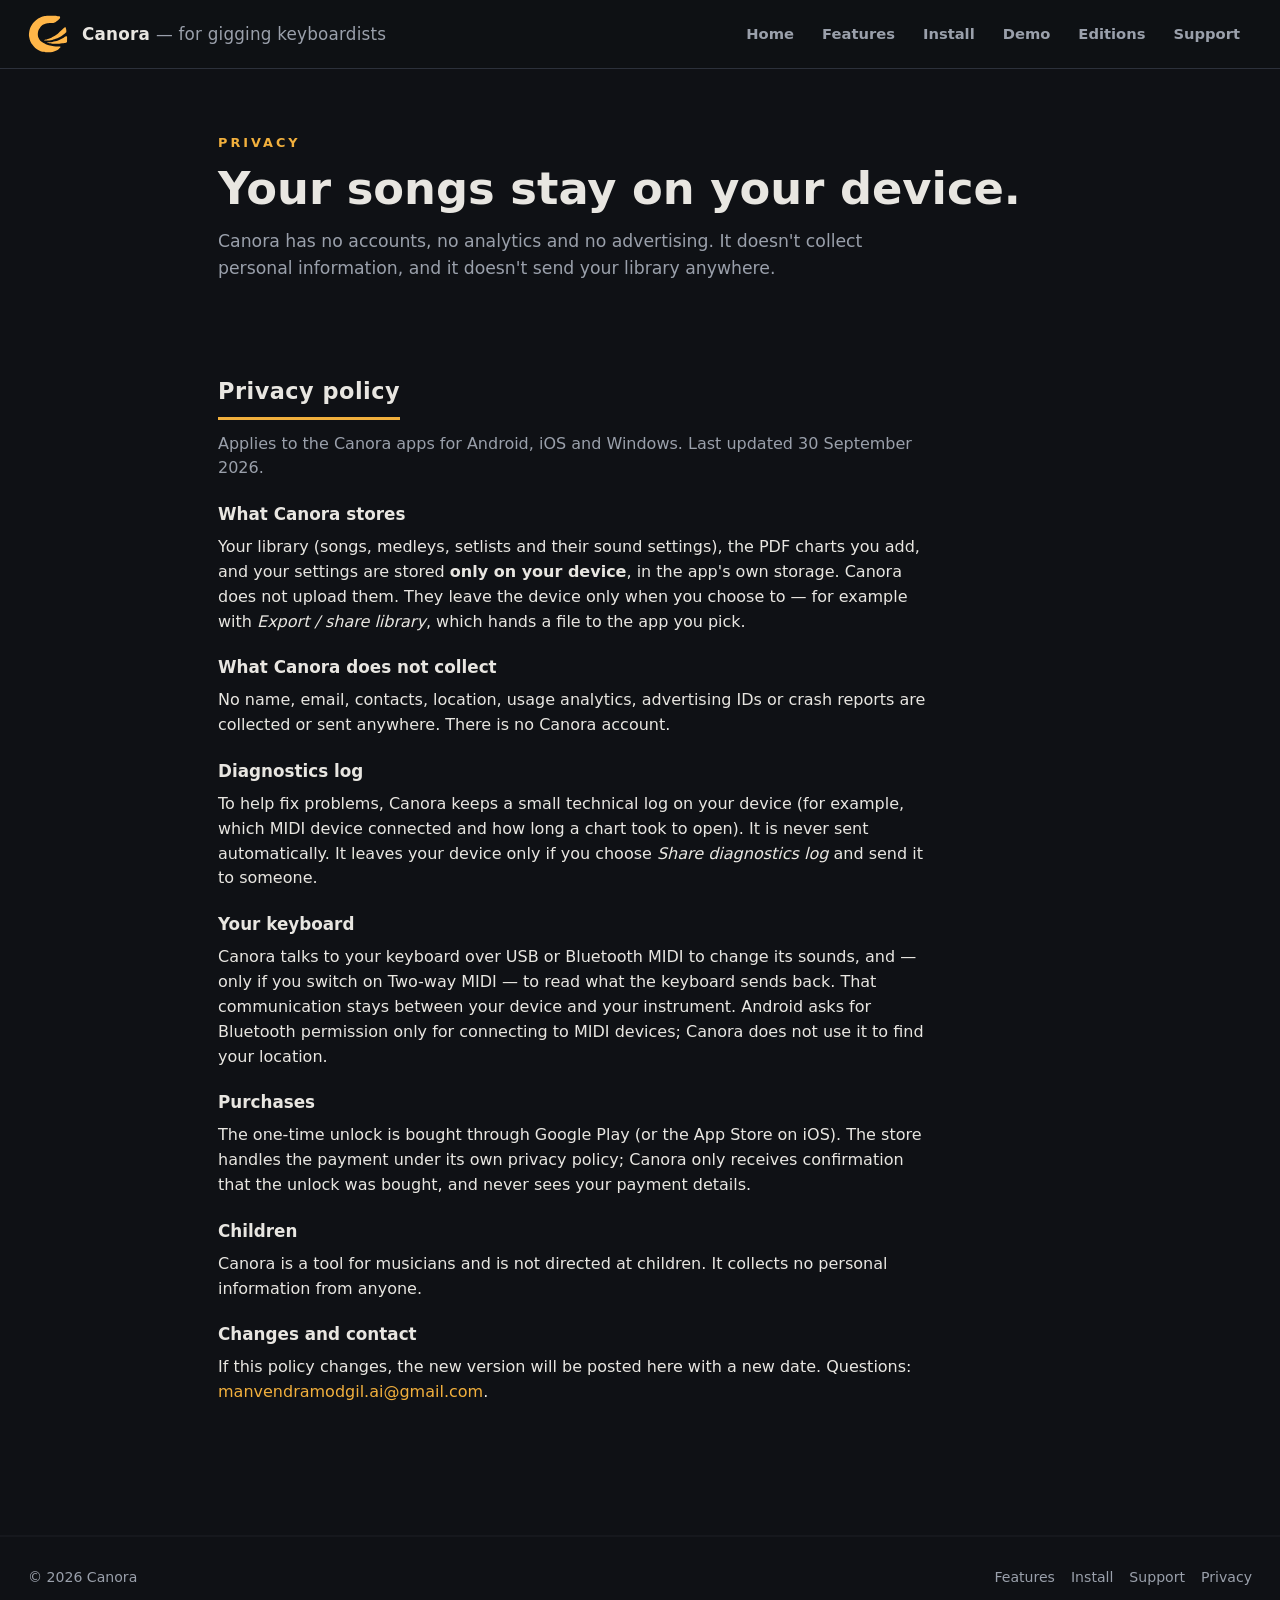
<file: privacy.html>
<!DOCTYPE html>
<html lang="en">
<head>
<meta charset="UTF-8">
<meta name="viewport" content="width=device-width, initial-scale=1.0">
<title>Privacy — Canora</title>
<meta name="description" content="Canora's privacy policy: what the app stores, what it never collects, and who to contact.">
<link rel="icon" href="app.ico">
<link rel="stylesheet" href="css/style.css">
</head>
<body class="page-dark">

<header class="site-header">
  <img class="logo-mark" src="img/canora-mark.svg" alt="Canora">
  <a class="site-title" href="index.html">Canora <span>— for gigging keyboardists</span></a>
  <nav class="site-nav">
    <a href="index.html">Home</a>
    <a href="features.html">Features</a>
    <a href="install.html">Install</a>
    <a href="demo.html">Demo</a>
    <a href="editions.html">Editions</a>
    <a href="support.html">Support</a>
  </nav>
</header>

<div class="page-hero">
  <p class="eyebrow">Privacy</p>
  <h1>Your songs stay on your device.</h1>
  <p class="lead">Canora has no accounts, no analytics and no advertising. It
  doesn't collect personal information, and it doesn't send your library
  anywhere.</p>
</div>

<main class="content">

  <section>
    <h2>Privacy policy</h2>
    <p class="dim">Applies to the Canora apps for Android, iOS and Windows.
    Last updated 30 September 2026.</p>

    <h3>What Canora stores</h3>
    <p>Your library (songs, medleys, setlists and their sound settings), the
    PDF charts you add, and your settings are stored <strong>only on your
    device</strong>, in the app's own storage. Canora does not upload them.
    They leave the device only when you choose to — for example with
    <em>Export / share library</em>, which hands a file to the app you pick.</p>

    <h3>What Canora does not collect</h3>
    <p>No name, email, contacts, location, usage analytics, advertising IDs
    or crash reports are collected or sent anywhere. There is no Canora
    account.</p>

    <h3>Diagnostics log</h3>
    <p>To help fix problems, Canora keeps a small technical log on your
    device (for example, which MIDI device connected and how long a chart
    took to open). It is never sent automatically. It leaves your device only
    if you choose <em>Share diagnostics log</em> and send it to someone.</p>

    <h3>Your keyboard</h3>
    <p>Canora talks to your keyboard over USB or Bluetooth MIDI to change its
    sounds, and — only if you switch on Two-way MIDI — to read what the
    keyboard sends back. That communication stays between your device and
    your instrument. Android asks for Bluetooth permission only for connecting
    to MIDI devices; Canora does not use it to find your location.</p>

    <h3>Purchases</h3>
    <p>The one-time unlock is bought through Google Play (or the App Store on
    iOS). The store handles the payment under its own privacy policy; Canora
    only receives confirmation that the unlock was bought, and never sees
    your payment details.</p>

    <h3>Children</h3>
    <p>Canora is a tool for musicians and is not directed at children. It
    collects no personal information from anyone.</p>

    <h3>Changes and contact</h3>
    <p>If this policy changes, the new version will be posted here with a new
    date. Questions: <a href="mailto:manvendramodgil.ai@gmail.com">manvendramodgil.ai@gmail.com</a>.</p>
  </section>

</main>

<footer class="site-footer">
  <span>© 2026 Canora</span>
  <nav>
    <a href="features.html">Features</a>
    <a href="install.html">Install</a>
    <a href="support.html">Support</a>
    <a href="privacy.html">Privacy</a>
  </nav>
</footer>

</body>
</html>
</file>
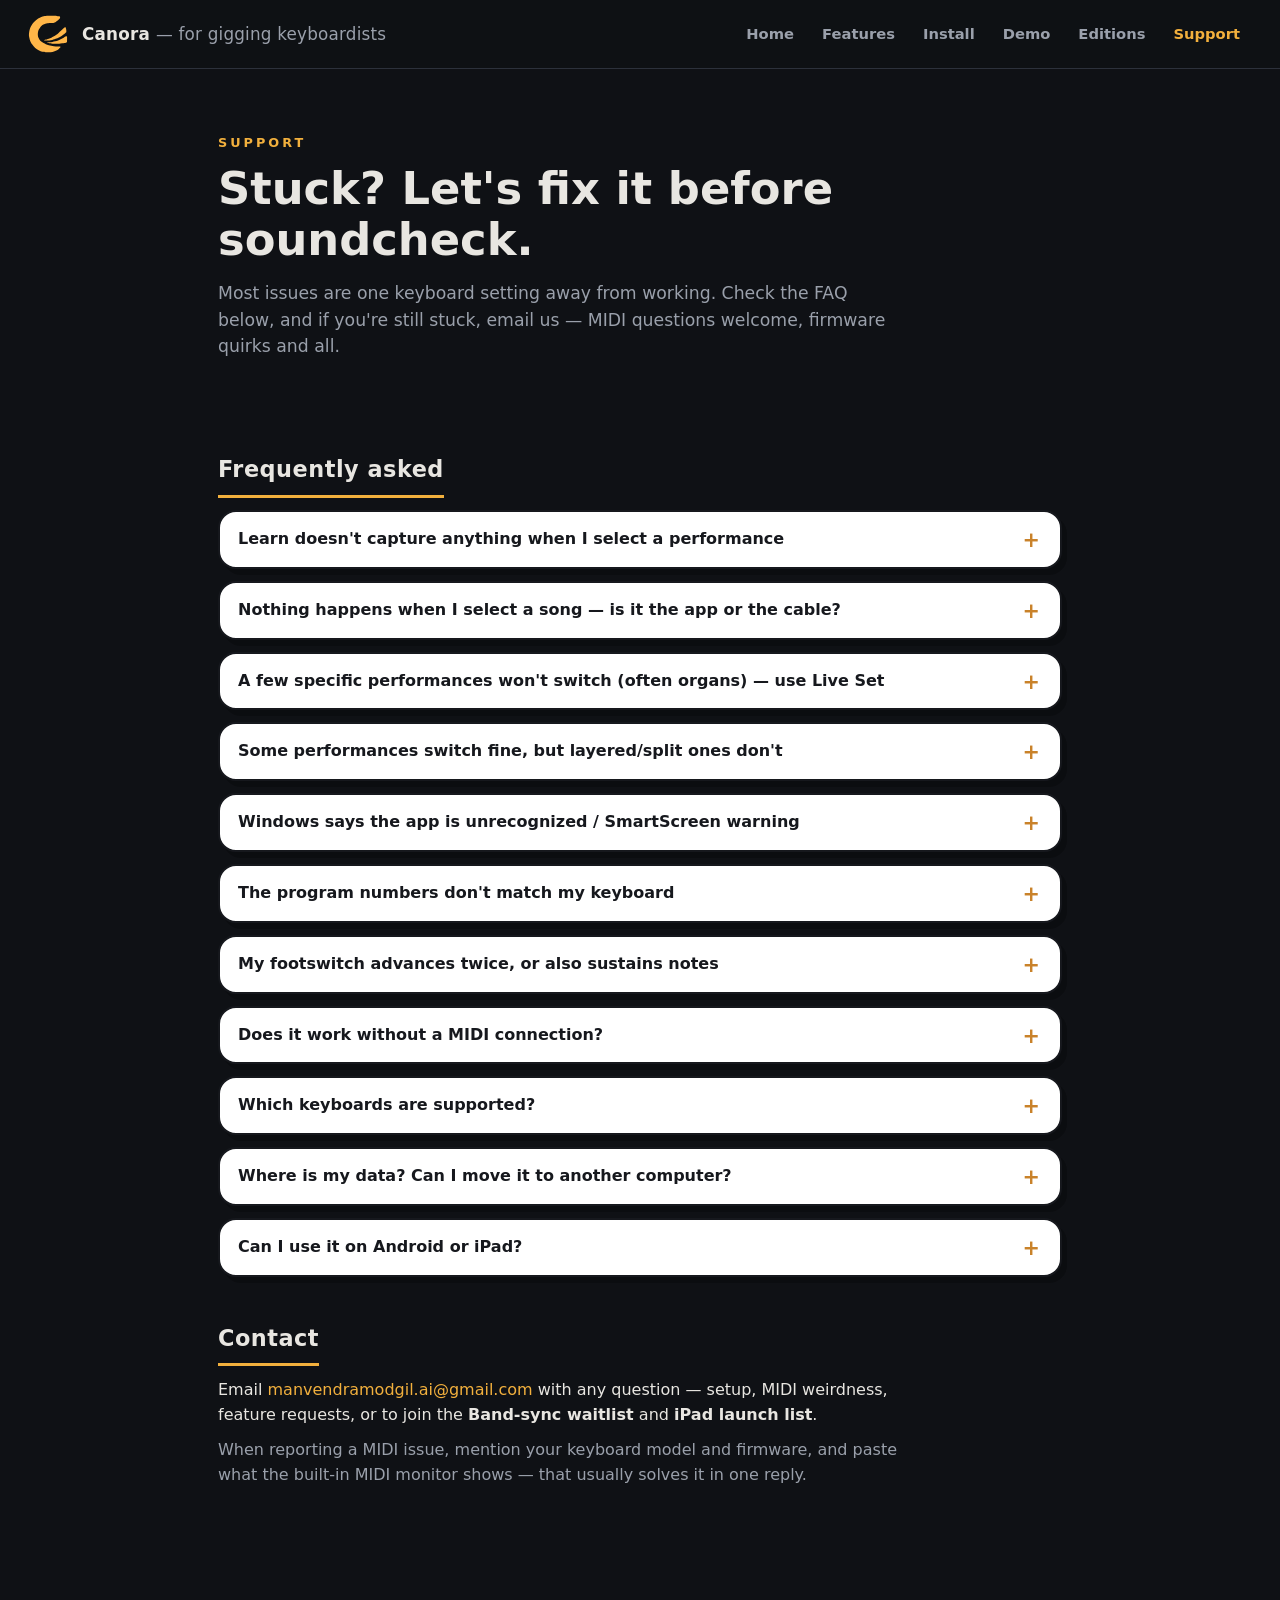
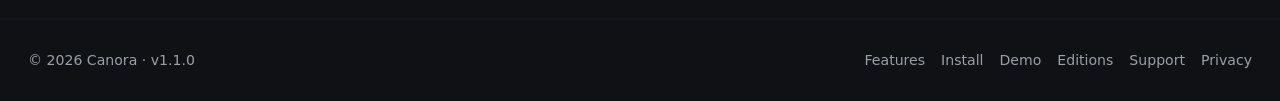
<file: support.html>
<!DOCTYPE html>
<html lang="en">
<head>
<meta charset="UTF-8">
<meta name="viewport" content="width=device-width, initial-scale=1.0">
<title>Support — Canora</title>
<meta name="description" content="Setup help, troubleshooting, and FAQ for Canora.">
<link rel="icon" href="app.ico">
<link rel="stylesheet" href="css/style.css">
</head>
<body class="page-dark">

<header class="site-header">
  <img class="logo-mark" src="img/canora-mark.svg" alt="Canora">
  <a class="site-title" href="index.html">Canora <span>— for gigging keyboardists</span></a>
  <nav class="site-nav">
    <a href="index.html">Home</a>
    <a href="features.html">Features</a>
    <a href="install.html">Install</a>
    <a href="demo.html">Demo</a>
    <a href="editions.html">Editions</a>
    <a href="support.html" class="active">Support</a>
  </nav>
</header>

<div class="page-hero">
  <p class="eyebrow">Support</p>
  <h1>Stuck? Let's fix it before soundcheck.</h1>
  <p class="lead">Most issues are one keyboard setting away from working.
  Check the FAQ below, and if you're still stuck, email us — MIDI questions
  welcome, firmware quirks and all.</p>
</div>

<main class="content">

  <section>
    <h2>Frequently asked</h2>

    <details class="faq">
      <summary>Learn doesn't capture anything when I select a performance</summary>
      <div><em>Learn</em> is one of the optional <strong>Two-way MIDI</strong>
      features (Settings → Two-way MIDI) — you never need it: type the
      performance's Live Set Page and Slot and press <strong>Try it</strong>
      instead. If you do want Learn, the keyboard has to transmit its
      selection. On the MODX:
      <em>Utility → Settings → <strong>Advanced</strong></em> → set
      <strong>Bank Select</strong> and <strong>Pgm Change</strong> to
      <strong>ON</strong> (they gate transmit and receive for the whole
      instrument). Also check <em>Utility → Settings → MIDI I/O</em> has
      <strong>MIDI IN/OUT = USB</strong>. Then use the built-in MIDI monitor
      (Tools menu) to confirm messages arrive when you switch performances on
      the panel.
      <br><br><strong>Monitor shows only CC messages (e.g. CC 16, CC 95) when
      you switch?</strong> Those are knob/controller resets — the selection
      itself isn't being transmitted. Two more gates on the MODX: the
      <strong>MIDI I/O Mode</strong> must be <strong>Single</strong> (or
      Hybrid), and <strong>Zone Master</strong> must be <strong>OFF</strong>
      (Zone Master replaces panel transmit with per-zone settings — Learn
      stays silent unless the zone itself transmits Bank/PC).
      <br><br><strong>Meanwhile, you're never stuck:</strong> on the keyboard,
      tap the performance's name → <em>Property</em> to see its MSB/LSB/PC,
      and type those into the app — the number fields accept direct typing.</div>
    </details>

    <details class="faq">
      <summary>Nothing happens when I select a song — is it the app or the cable?</summary>
      <div>First, look at the connection indicator (Windows: bottom-right of
      the window; mobile: the keyboard icon in the top bar) and press
      <strong>Try it</strong> in the song's editor. If that doesn't switch the
      keyboard either, check the three receive settings on the
      <a href="install.html">install page</a>. For a deeper check, switch on
      Two-way MIDI and use <strong>Check connection</strong> (Windows:
      <em>Tools → Settings → Two-way MIDI → Keyboard link</em>; mobile:
      <em>Settings → Advanced</em>). It asks the keyboard to identify itself and reports
      back, which separates the three things that look identical from the
      stage:
      <ul>
        <li><strong>It names your keyboard</strong> → the cable, the ports and
        two-way MIDI all work. Any remaining problem is the address, so
        re-enter the song's sound (Try it to check) or use Live Set addressing.</li>
        <li><strong>No reply</strong> → the keyboard isn't talking back. Check
        the USB cable (or OTG adapter), that both ports point at the keyboard,
        and that <em>MIDI IN/OUT</em> is set to <strong>USB</strong>.</li>
        <li><strong>It names a different brand</strong> → you're on the wrong
        keyboard profile; change it in Settings.</li>
      </ul>
      The check only asks "who are you?" — it never changes a setting on your
      instrument.</div>
    </details>

    <details class="faq">
      <summary>A few specific performances won't switch (often organs) — use Live Set</summary>
      <div>Some Yamaha performances don't respond at the bank numbers their
      Property screen shows — it's inconsistent, and organ/tonewheel sounds
      seem worst affected. Rather than hunt bank numbers, switch the app to
      the <strong>Yamaha Montage / MODX — Live Set</strong> keyboard profile
      (Settings → Keyboard):
      <ol>
        <li>On the keyboard, put the performances you gig into <strong>Live
        Set</strong> pages (press LIVE SET, hold a slot to assign the current
        performance).</li>
        <li>In the app, each song is then just <strong>Page (1–16)</strong> and
        <strong>Slot (1–16)</strong> — exactly what you see on the Live Set
        screen. No bank numbers at all.</li>
        <li><em>Learn</em> still works: open Live Set on the keyboard and touch
        the slot.</li>
      </ol>
      Live Set is one fixed bank, so this addressing is exact for every
      performance — and it's how most players organize a gig anyway.</div>
    </details>

    <details class="faq">
      <summary>Some performances switch fine, but layered/split ones don't</summary>
      <div>That's the keyboard's <strong>MIDI I/O Mode</strong>. On the MODX:
      <em>Utility → Settings → <strong>Advanced</strong></em> (not the MIDI
      I/O page) → set <strong>MIDI I/O Mode</strong> to
      <strong>SINGLE</strong>. In <em>Multi</em> mode an incoming Program
      Change only changes <em>Part 1</em>, so single-part sounds (many pianos)
      appear to work while layered or split performances (organs, pads,
      splits) don't switch as a whole. In Single mode the app selects entire
      performances, every time.
      <br><br><strong>Don't see "MIDI I/O Mode" on the Advanced page?</strong>
      Your MODX firmware predates it — the mode selector arrived with
      <strong>MODX OS v2.0</strong> (current: v2.52, a free update from
      Yamaha). Check your version under <em>Utility → Other Info</em>, then
      update via USB stick following
      <a href="https://usa.yamaha.com/support/updates/modx_os_updater.html">Yamaha's
      updater page</a>. Back up your user data to USB first.
      <br><br><strong>MODX M / MONTAGE M note:</strong> same setting, same fix.
      One extra quirk on the M generation: whole performances live at Bank
      <strong>MSB 64</strong> (MSB 63 recalls a sound as a single <em>part</em>) —
      Live Set addressing sidesteps it entirely; if you type bank numbers by
      hand, use the ones the keyboard shows under
      <em>performance name → Property</em>.</div>
    </details>

    <details class="faq">
      <summary>Windows says the app is unrecognized / SmartScreen warning</summary>
      <div>Normal for a small independent app that isn't yet code-signed. Click
      <em>More info → Run anyway</em>. The app is fully offline, makes no
      network connections, and writes only to its own settings folder
      (<code>%APPDATA%\ModxManager\</code>).</div>
    </details>

    <details class="faq">
      <summary>The program numbers don't match my keyboard</summary>
      <div>They should — that's a feature. The PC field is shown
      <strong>1-based to match the Yamaha panel</strong>: if the keyboard shows
      performance 51, type 51. (MIDI itself counts from 0; the app converts
      internally.) Easiest of all: use the Live Set profile — just Page and
      Slot, exactly as the Live Set screen shows them — and press
      <em>Try it</em> to hear it.</div>
    </details>

    <details class="faq">
      <summary>My footswitch advances twice, or also sustains notes</summary>
      <div>A Bluetooth page-turner needs no setup at all. For a pedal plugged
      into the keyboard (a Two-way MIDI feature), re-capture it in
      <em>Settings → Two-way MIDI → Footswitch</em> — the app triggers on
      the rising edge and debounces, so one physical press is one advance. If
      you captured the sustain pedal (CC 64) the app warns you, because that
      pedal also sustains notes; use an assignable switch instead and set it to
      transmit via <em>Utility → Controller / MIDI I/O</em>.</div>
    </details>

    <details class="faq">
      <summary>Does it work without a MIDI connection?</summary>
      <div>Yes. You can build the library, read and annotate charts, and run
      setlists with no keyboard attached — performance switching just shows a
      gentle note instead of failing.</div>
    </details>

    <details class="faq">
      <summary>Which keyboards are supported?</summary>
      <div>Yamaha MODX / MODX+ / Montage are hardware-verified. Generic
      profiles (Program Change only, or MSB + PC) cover most other keyboards
      that accept program changes. Dedicated Nord, Korg, Roland and Kurzweil
      profiles are on the roadmap as hardware verification completes — if you
      own one and want to help test, we'd love to hear from you.</div>
    </details>

    <details class="faq">
      <summary>Where is my data? Can I move it to another computer?</summary>
      <div>Everything lives in <code>%APPDATA%\ModxManager\</code> —
      <code>library.json</code> and <code>settings.json</code> — plus your own
      PDF files wherever you keep them. Copy the folder (and your PDFs) to
      migrate. Saves are atomic with a <code>.bak</code> backup kept.</div>
    </details>

    <details class="faq">
      <summary>Can I use it on Android or iPad?</summary>
      <div>Android: yes — see the <a href="install.html">install page</a>
      (Android 7.0+, USB-OTG). It can import your desktop
      <code>library.json</code> directly. iPad is in progress and coming to the
      App Store.</div>
    </details>
  </section>

  <section id="contact">
    <h2>Contact</h2>
    <p>Email <a href="mailto:manvendramodgil.ai@gmail.com">manvendramodgil.ai@gmail.com</a>
    with any question — setup, MIDI weirdness, feature requests, or to join
    the <strong>Band-sync waitlist</strong> and <strong>iPad launch list</strong>.</p>
    <p class="dim">When reporting a MIDI issue, mention your keyboard model and
    firmware, and paste what the built-in MIDI monitor shows — that usually
    solves it in one reply.</p>
  </section>

</main>

<footer class="site-footer">
  <span>© 2026 Canora · v1.1.0</span>
  <nav>
    <a href="features.html">Features</a>
    <a href="install.html">Install</a>
    <a href="demo.html">Demo</a>
    <a href="editions.html">Editions</a>
    <a href="support.html">Support</a>
    <a href="privacy.html">Privacy</a>
  </nav>
</footer>

</body>
</html>
</file>
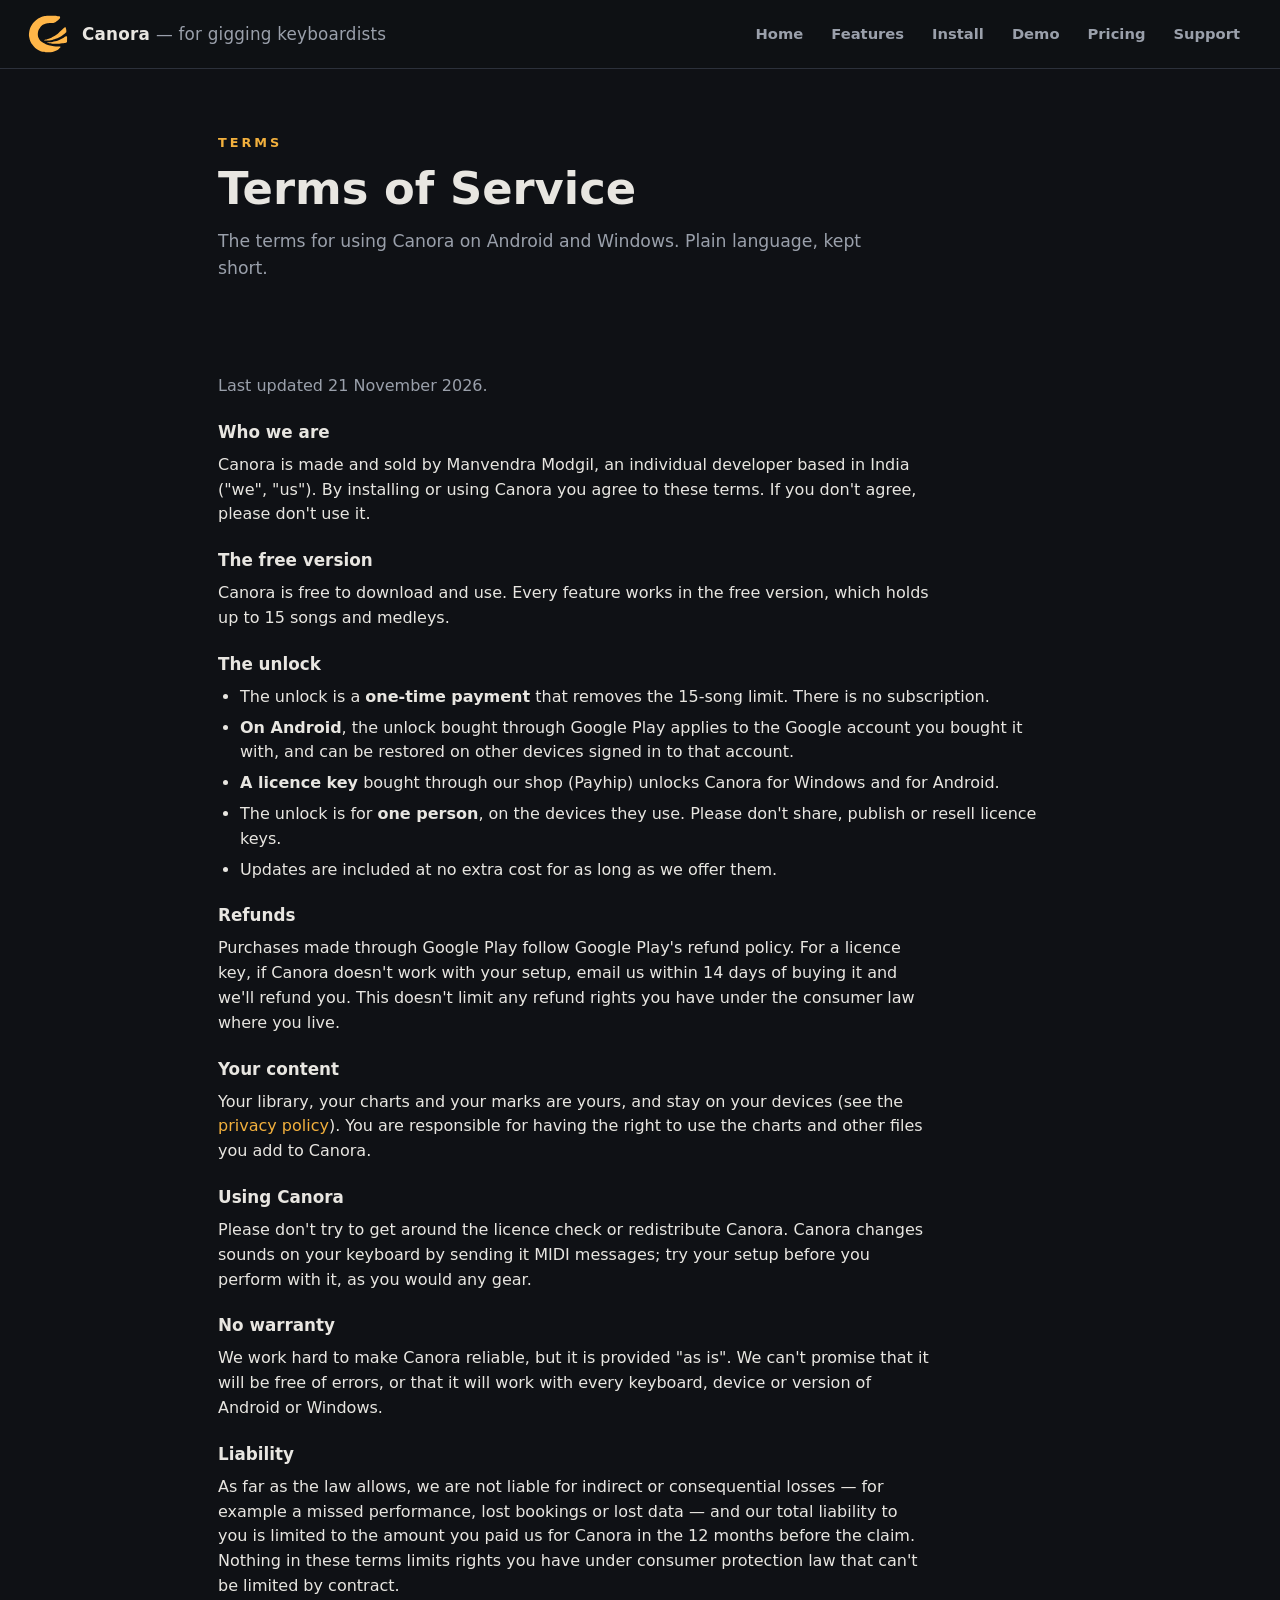
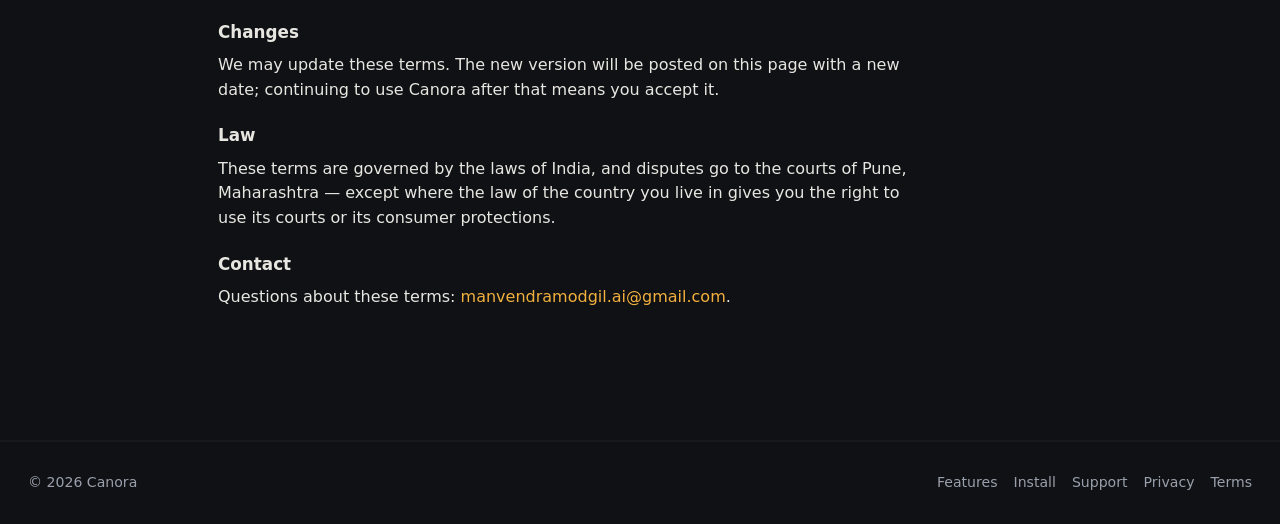
<file: terms.html>
<!DOCTYPE html>
<html lang="en">
<head>
<meta charset="UTF-8">
<meta name="viewport" content="width=device-width, initial-scale=1.0">
<title>Terms of Service — Canora</title>
<meta name="description" content="The terms for using Canora on Android and Windows: the free version, the one-time unlock, licence keys, refunds and liability.">
<meta property="og:title" content="Terms of Service — Canora">
<meta property="og:description" content="The terms for using Canora on Android and Windows: the free version, the one-time unlock, licence keys, refunds and liability.">
<meta property="og:site_name" content="Canora">
<meta property="og:type" content="website">
<meta property="og:image" content="img/og.png">
<meta name="twitter:card" content="summary_large_image">
<link rel="icon" href="app.ico">
<link rel="stylesheet" href="css/style.css">
</head>
<body class="page-dark">

<header class="site-header">
  <img class="logo-mark" src="img/canora-mark.svg" alt="Canora">
  <a class="site-title" href="index.html">Canora <span>— for gigging keyboardists</span></a>
  <nav class="site-nav">
    <a href="index.html">Home</a>
    <a href="features.html">Features</a>
    <a href="install.html">Install</a>
    <a href="demo.html">Demo</a>
    <a href="editions.html">Pricing</a>
    <a href="support.html">Support</a>
  </nav>
</header>

<div class="page-hero">
  <p class="eyebrow">Terms</p>
  <h1>Terms of Service</h1>
  <p class="lead">The terms for using Canora on Android and Windows. Plain
  language, kept short.</p>
</div>

<main class="content">
  <section>
    <p class="dim">Last updated 21 November 2026.</p>

    <h3>Who we are</h3>
    <p>Canora is made and sold by Manvendra Modgil, an individual developer
    based in India ("we", "us"). By installing or using Canora you agree to
    these terms. If you don't agree, please don't use it.</p>

    <h3>The free version</h3>
    <p>Canora is free to download and use. Every feature works in the free
    version, which holds up to 15 songs and medleys.</p>

    <h3>The unlock</h3>
    <ul>
      <li>The unlock is a <strong>one-time payment</strong> that removes the
      15-song limit. There is no subscription.</li>
      <li><strong>On Android</strong>, the unlock bought through Google Play
      applies to the Google account you bought it with, and can be restored on
      other devices signed in to that account.</li>
      <li><strong>A licence key</strong> bought through our shop (Payhip)
      unlocks Canora for Windows and for Android.</li>
      <li>The unlock is for <strong>one person</strong>, on the devices they
      use. Please don't share, publish or resell licence keys.</li>
      <li>Updates are included at no extra cost for as long as we offer them.</li>
    </ul>

    <h3>Refunds</h3>
    <p>Purchases made through Google Play follow Google Play's refund policy.
    For a licence key, if Canora doesn't work with your setup, email us within
    14 days of buying it and we'll refund you. This doesn't limit any refund
    rights you have under the consumer law where you live.</p>

    <h3>Your content</h3>
    <p>Your library, your charts and your marks are yours, and stay on your
    devices (see the <a href="privacy.html">privacy policy</a>). You are
    responsible for having the right to use the charts and other files you add
    to Canora.</p>

    <h3>Using Canora</h3>
    <p>Please don't try to get around the licence check or redistribute
    Canora. Canora changes sounds on your keyboard by sending it MIDI
    messages; try your setup before you perform with it, as you would any
    gear.</p>

    <h3>No warranty</h3>
    <p>We work hard to make Canora reliable, but it is provided "as is". We
    can't promise that it will be free of errors, or that it will work with
    every keyboard, device or version of Android or Windows.</p>

    <h3>Liability</h3>
    <p>As far as the law allows, we are not liable for indirect or
    consequential losses — for example a missed performance, lost bookings or
    lost data — and our total liability to you is limited to the amount you
    paid us for Canora in the 12 months before the claim. Nothing in these
    terms limits rights you have under consumer protection law that can't be
    limited by contract.</p>

    <h3>Changes</h3>
    <p>We may update these terms. The new version will be posted on this page
    with a new date; continuing to use Canora after that means you accept it.</p>

    <h3>Law</h3>
    <p>These terms are governed by the laws of India, and disputes go to the
    courts of Pune, Maharashtra — except where the law of the country you live
    in gives you the right to use its courts or its consumer protections.</p>

    <h3>Contact</h3>
    <p>Questions about these terms: <a
    href="mailto:manvendramodgil.ai@gmail.com">manvendramodgil.ai@gmail.com</a>.</p>
  </section>
</main>

<footer class="site-footer">
  <span>© 2026 Canora</span>
  <nav>
    <a href="features.html">Features</a>
    <a href="install.html">Install</a>
    <a href="support.html">Support</a>
    <a href="privacy.html">Privacy</a>
    <a href="terms.html">Terms</a>
  </nav>
</footer>

</body>
</html>
</file>
<file: css/style.css>
/* ============================================================
   Canora — website
   Stage-dark brand: dark surfaces, amber accent (matches app)
   Inner pages carry their home-quadrant color.
   ============================================================ */

:root {
  --bg: #0f1115;
  --bg-soft: #171a20;
  --surface: #1e222a;
  --line: #2c313b;
  --text: #e8e6e1;
  --text-dim: #9aa0ab;
  --amber: #f2b03d;
  --amber-deep: #c9822a;

  /* quadrant palette (stage-lit take on the reference) */
  --q-amber: #f2b03d;      /* features  — light panel, dark text  */
  --q-teal: #10343b;       /* install   — dark panel,  light text */
  --q-plum: #6e2547;       /* demo      — mid panel,   light text */
  --q-ice:  #b9d7e0;       /* editions  — light panel, dark text  */

  --card: #ffffff;
  --card-text: #16181d;
  --ink: #16181d;
  --radius: 18px;

  /* per-page theme tokens (defaults = dark home look) */
  --pg-bg: var(--bg);
  --pg-ink: var(--text);
  --pg-dim: var(--text-dim);
  --pg-accent: var(--amber);
  --pg-link: var(--amber);
  --pg-code-bg: rgba(255, 255, 255, 0.08);
  --pg-code-bd: rgba(255, 255, 255, 0.18);
}

/* page color identities — each inner page keeps its home-quadrant color */
body.page-amber {
  --pg-bg: var(--q-amber); --pg-ink: #201503; --pg-dim: #5c4413;
  --pg-accent: #16181d; --pg-link: #4a2c04;
  --pg-code-bg: rgba(0, 0, 0, 0.10); --pg-code-bd: rgba(0, 0, 0, 0.28);
}
body.page-teal {
  --pg-bg: var(--q-teal); --pg-ink: #eaf6f8; --pg-dim: #9fc3c9;
  --pg-accent: var(--amber); --pg-link: var(--amber);
}
body.page-plum {
  --pg-bg: var(--q-plum); --pg-ink: #ffeef5; --pg-dim: #e2b3c8;
  --pg-accent: var(--amber); --pg-link: #ffd27a;
}
body.page-ice {
  --pg-bg: var(--q-ice); --pg-ink: #10262e; --pg-dim: #3f5e69;
  --pg-accent: #16181d; --pg-link: #0b4f6e;
  --pg-code-bg: rgba(0, 0, 0, 0.08); --pg-code-bd: rgba(0, 0, 0, 0.22);
}
body.page-dark { /* support — home's dark stage ground */
  --pg-bg: var(--bg);
}

* { margin: 0; padding: 0; box-sizing: border-box; }

html { scroll-behavior: smooth; }

body {
  font-family: "Segoe UI", system-ui, -apple-system, "Helvetica Neue", Arial, sans-serif;
  background: var(--pg-bg);
  color: var(--pg-ink);
  line-height: 1.55;
}

img, svg { max-width: 100%; display: block; }

a { color: var(--pg-link); text-decoration: none; }
a:hover { text-decoration: underline; }

/* ---------------- header ---------------- */

.site-header {
  position: sticky; top: 0; z-index: 50;
  display: flex; align-items: center; gap: 14px;
  padding: 14px 28px;
  background: rgba(15, 17, 21, 0.94);
  backdrop-filter: blur(8px);
  border-bottom: 1px solid var(--line);
}

.logo-mark {
  width: 40px; height: 40px; flex: none;
  object-fit: contain;
}

.site-title {
  font-size: 1.05rem; font-weight: 700; letter-spacing: 0.2px;
  color: var(--text);
}
.site-title:hover { text-decoration: none; color: var(--amber); }
.site-title span { color: var(--text-dim); font-weight: 500; }

.site-nav { margin-left: auto; display: flex; gap: 4px; flex-wrap: wrap; }

.site-nav a {
  color: var(--text-dim); font-weight: 600; font-size: 0.92rem;
  padding: 7px 12px; border-radius: 8px;
}
.site-nav a:hover { color: var(--text); background: var(--surface); text-decoration: none; }
.site-nav a.active { color: var(--amber); }

/* ---------------- home quadrants ---------------- */

.quad-grid {
  display: grid;
  grid-template-columns: 1fr 1fr;
  min-height: calc(100vh - 69px);
}

.quad { position: relative; padding: 56px 44px; display: flex; flex-direction: column; }

/* left column: one tall panel, diagonal split amber -> plum (like the ref) */
.quad-left {
  background: linear-gradient(160deg, var(--q-amber) 0%, var(--q-amber) 54%, var(--q-plum) 54.15%);
  display: flex; flex-direction: column; justify-content: space-between;
  gap: 48px;
  padding: 56px 44px;
}

.quad-right { display: grid; grid-template-rows: 1fr 1fr; }
.quad-install  { background: var(--q-teal); align-items: center; justify-content: center; }
.quad-editions { background: var(--q-ice);  align-items: center; justify-content: center; }

.quad-label {
  font-size: clamp(1.6rem, 3vw, 2.4rem);
  font-weight: 800; letter-spacing: 4px;
  margin-bottom: 22px;
}
.quad-left .quad-label--app  { color: #201503; }
.quad-left .quad-label--demo { color: #ffe9f2; text-align: right; }
.quad-install  .quad-label { color: #dff3f6; text-align: center; }
.quad-editions .quad-label { color: #10262e; text-align: center; }

/* white cards */
.qcard {
  background: var(--card); color: var(--card-text);
  border: 2px solid var(--ink);
  border-radius: var(--radius);
  padding: 26px 28px;
  box-shadow: 6px 8px 0 rgba(0, 0, 0, 0.28);
}
.qcard h2 { font-size: 1.35rem; letter-spacing: 1px; margin-bottom: 10px; }
.qcard p  { color: #3c414b; font-size: 0.97rem; }

/* the big circle card (features) */
.qcard--circle {
  border-radius: 50%;
  aspect-ratio: 1;
  max-width: 430px;
  display: flex; flex-direction: column; align-items: center; justify-content: center;
  text-align: center; padding: 48px;
  gap: 12px;
}
.qcard--circle .glyph { font-size: 52px; line-height: 1; }

.quad-block--demo {
  align-self: flex-end; max-width: 420px; width: 100%;
  display: flex; flex-direction: column; align-items: flex-end;
  margin-right: clamp(32px, 9vw, 150px); /* sit a little left of the edge */
}
.quad-block--demo .qcard { text-align: left; }

.quad-install .qcard, .quad-editions .qcard {
  max-width: 460px; margin: 0 auto; text-align: center;
}

/* platform chips on the install card */
.platform-row {
  display: flex; gap: 10px; justify-content: center; flex-wrap: wrap;
  margin: 14px 0 12px;
}
.chip {
  display: inline-flex; align-items: center; gap: 7px;
  background: var(--ink); color: #fff;
  border-radius: 10px; padding: 7px 13px;
  font-size: 0.85rem; font-weight: 600;
}
.chip--soon { background: #e6e8ec; color: #5a6070; }

/* tier chips on the editions card */
.tier-row { display: flex; gap: 10px; justify-content: center; flex-wrap: wrap; margin: 14px 0 12px; }
.tier-chip {
  border: 2px solid var(--ink); border-radius: 10px;
  padding: 7px 15px; font-weight: 700; font-size: 0.9rem;
  background: #fff;
}
.tier-chip--hot { background: var(--amber); }

/* pill CTA */
.pill {
  display: inline-flex; align-items: center; gap: 8px;
  background: var(--card); color: var(--card-text);
  border: 2px solid var(--ink); border-radius: 999px;
  padding: 12px 24px;
  font-weight: 800; font-size: 0.95rem; letter-spacing: 0.6px;
  box-shadow: 4px 5px 0 rgba(0, 0, 0, 0.3);
  transition: transform 0.12s ease, box-shadow 0.12s ease;
  margin-top: 20px;
}
.pill:hover {
  text-decoration: none;
  transform: translate(2px, 2px);
  box-shadow: 1px 2px 0 rgba(0, 0, 0, 0.3);
}
.pill::after { content: "›"; font-size: 1.25rem; line-height: 0; }
.pill--amber { background: var(--amber); }
.quad-block--demo .pill, .quad-install .pill, .quad-editions .pill { align-self: center; }
.quad-install .pill-wrap, .quad-editions .pill-wrap { text-align: center; }

/* ---------------- inner pages (quadrant-colored) ---------------- */

.page-hero {
  padding: 64px 28px 40px;
  max-width: 900px; margin: 0 auto;
}
.page-hero .eyebrow {
  color: var(--pg-accent); font-weight: 800; letter-spacing: 3px;
  font-size: 0.8rem; text-transform: uppercase; margin-bottom: 10px;
}
.page-hero h1 {
  font-size: clamp(1.9rem, 4vw, 2.8rem); line-height: 1.15;
  margin-bottom: 14px; color: var(--pg-ink);
}
.page-hero p.lead { color: var(--pg-dim); font-size: 1.08rem; max-width: 62ch; }

.content { max-width: 900px; margin: 0 auto; padding: 8px 28px 80px; }

.content section { margin-top: 44px; }
.content h2 {
  font-size: 1.4rem; margin-bottom: 12px; color: var(--pg-ink);
  padding-bottom: 8px; border-bottom: 3px solid var(--pg-accent);
  display: inline-block; letter-spacing: 0.5px;
}
.content h3 { font-size: 1.05rem; margin: 20px 0 8px; color: var(--pg-ink); }
.content p { color: var(--pg-ink); margin-bottom: 10px; max-width: 70ch; }
.content p.dim, .content li.dim { color: var(--pg-dim); }
.content ul, .content ol { padding-left: 22px; margin: 8px 0 12px; }
.content li { margin-bottom: 6px; }
.content code {
  background: var(--pg-code-bg); border: 1px solid var(--pg-code-bd);
  border-radius: 5px; padding: 1px 6px; font-size: 0.9em;
  font-family: Consolas, "Cascadia Code", monospace;
}

/* white cards inside white content cards keep their own dark text */
.fcard code, .dl-card code, .price-card code, details.faq code, .note code {
  background: #f0f1f4; border-color: #d3d7de; color: var(--ink);
}

/* shared white-card treatment (the home qcard look) */
.fcard, .dl-card, .price-card, details.faq, .video-ph, .tbl-wrap {
  background: var(--card); color: var(--card-text);
  border: 2px solid var(--ink);
  border-radius: var(--radius);
  box-shadow: 5px 6px 0 rgba(0, 0, 0, 0.25);
}

/* feature cards grid */
.card-grid {
  display: grid; grid-template-columns: repeat(auto-fit, minmax(250px, 1fr));
  gap: 18px; margin-top: 18px;
}
.fcard { padding: 20px; }
.fcard .glyph { font-size: 26px; margin-bottom: 10px; }
.fcard h3 { margin: 0 0 6px; color: var(--ink); font-size: 1.02rem; }
.fcard p { color: #3c414b; font-size: 0.92rem; margin: 0; max-width: none; }
.fcard a { color: var(--amber-deep); }

/* download cards */
.dl-card {
  padding: 24px; margin-top: 18px;
  display: flex; flex-wrap: wrap; gap: 18px; align-items: center;
}
.dl-card .dl-info { flex: 1 1 320px; }
.dl-card h3 { margin: 0 0 6px; color: var(--ink); }
.dl-card p { color: #3c414b; font-size: 0.93rem; margin: 0; }
.dl-card a { color: var(--amber-deep); }
.dl-card .badge {
  display: inline-block; font-size: 0.72rem; font-weight: 800;
  letter-spacing: 1px; text-transform: uppercase;
  border-radius: 6px; padding: 3px 8px; margin-bottom: 8px;
}
.badge--live { background: #ffe3ac; color: #7a4a06; }
.badge--soon { background: #e6e8ec; color: #5a6070; }

/* buttons — pill CTAs, same language as the home page */
.btn {
  display: inline-flex; align-items: center; gap: 8px;
  background: var(--amber); color: var(--ink);
  border: 2px solid var(--ink); border-radius: 999px;
  padding: 12px 24px;
  font-weight: 800; font-size: 0.95rem; letter-spacing: 0.4px;
  box-shadow: 4px 5px 0 rgba(0, 0, 0, 0.28);
  transition: transform 0.12s ease, box-shadow 0.12s ease;
}
.btn:hover {
  text-decoration: none;
  transform: translate(2px, 2px);
  box-shadow: 1px 2px 0 rgba(0, 0, 0, 0.28);
}
.btn--ghost { background: var(--card); color: var(--ink); }

/* tables — white card wrap */
.tbl-wrap { overflow-x: auto; padding: 8px 18px; margin: 16px 0; }
.tbl { width: 100%; border-collapse: collapse; font-size: 0.94rem; color: var(--ink); }
.tbl th, .tbl td { text-align: left; padding: 10px 14px; border-bottom: 1px solid #e2e4e9; }
.tbl tr:last-child td { border-bottom: none; }
.tbl th { color: var(--amber-deep); font-size: 0.8rem; text-transform: uppercase; letter-spacing: 1px; }
.tbl kbd {
  background: #f0f1f4; border: 1px solid #c9cdd4; border-bottom-width: 2px;
  border-radius: 5px; padding: 2px 7px; font-size: 0.85em;
  font-family: Consolas, monospace; color: var(--ink);
}

/* video placeholder — white card, amber play */
.video-ph {
  aspect-ratio: 16 / 9;
  display: flex; flex-direction: column; align-items: center; justify-content: center;
  gap: 12px; margin: 20px 0; text-align: center; padding: 20px;
}
.video-ph .play {
  width: 74px; height: 74px; border-radius: 50%;
  border: 3px solid var(--ink); background: var(--amber);
  display: grid; place-items: center;
  color: var(--ink); font-size: 28px; padding-left: 6px;
}
.video-ph h3 { color: var(--ink); }
.video-ph p { color: #3c414b; max-width: 46ch; }

/* pricing */
.price-grid {
  display: grid; grid-template-columns: repeat(auto-fit, minmax(250px, 1fr));
  gap: 20px; margin-top: 24px; align-items: stretch;
}
.price-card {
  padding: 28px 24px;
  display: flex; flex-direction: column;
}
.price-card--hot { background: var(--amber); position: relative; }
.price-card--hot::before {
  content: "MOST POPULAR";
  position: absolute; top: -13px; left: 50%; transform: translateX(-50%);
  background: var(--ink); color: var(--amber);
  font-size: 0.68rem; font-weight: 800; letter-spacing: 1.5px;
  padding: 4px 12px; border-radius: 999px;
}
.price-card h3 { color: var(--ink); font-size: 1.15rem; margin: 0 0 4px; }
.price-card .price { font-size: 2.1rem; font-weight: 800; color: var(--ink); }
.price-card .per { color: #5a6070; font-size: 0.85rem; margin-bottom: 14px; }
.price-card--hot .per { color: #5c4413; }
.price-card ul { list-style: none; padding: 0; margin: 0 0 20px; flex: 1; }
.price-card li {
  padding: 7px 0; border-bottom: 1px solid #e2e4e9;
  font-size: 0.92rem; color: var(--ink);
}
.price-card--hot li { border-bottom-color: rgba(0, 0, 0, 0.18); }
.price-card li.dim { color: #5a6070; }
.price-card--hot li.dim { color: #5c4413; }
.price-card li::before { content: "✓  "; color: var(--amber-deep); font-weight: 700; }
.price-card--hot li::before { color: var(--ink); }
.price-card li.dim::before { content: "◷  "; }
.price-card .btn { justify-content: center; }
.price-card--hot .btn { background: var(--card); }

/* callout note — amber card, pops on every ground */
.note {
  background: var(--amber); color: var(--ink);
  border: 2px solid var(--ink); border-radius: var(--radius);
  box-shadow: 5px 6px 0 rgba(0, 0, 0, 0.25);
  padding: 16px 20px; margin: 22px 0;
  font-size: 0.93rem;
}
.note a { color: var(--ink); text-decoration: underline; }

/* FAQ — white cards */
details.faq { padding: 0 18px; margin-bottom: 12px; }
details.faq summary {
  cursor: pointer; font-weight: 700; padding: 15px 0; color: var(--ink);
  list-style: none; position: relative; padding-right: 28px;
}
details.faq summary::after {
  content: "+"; position: absolute; right: 2px; top: 12px;
  color: var(--amber-deep); font-size: 1.3rem;
}
details.faq[open] summary::after { content: "–"; }
details.faq div { padding: 0 0 16px; color: #3c414b; font-size: 0.95rem; }
details.faq a { color: var(--amber-deep); }

/* footer — dark strip on every page */
.site-footer {
  background: var(--bg); border-top: 2px solid var(--ink);
  padding: 30px 28px; margin-top: 40px;
  display: flex; flex-wrap: wrap; gap: 18px; align-items: center;
  color: var(--text-dim); font-size: 0.88rem;
}
.site-footer nav { margin-left: auto; display: flex; gap: 16px; flex-wrap: wrap; }
.site-footer a { color: var(--text-dim); }
.site-footer a:hover { color: var(--amber); }

/* ---------------- responsive ---------------- */

@media (max-width: 900px) {
  .quad-grid { grid-template-columns: 1fr; min-height: 0; }
  .quad-left {
    background: var(--q-amber);
    gap: 0; padding: 0;
  }
  .quad-block--app  { padding: 48px 24px; }
  .quad-block--demo {
    background: var(--q-plum); max-width: none; align-items: flex-start;
    padding: 48px 24px; margin-right: 0;
  }
  .quad-left .quad-label--demo { text-align: left; }
  .quad { padding: 48px 24px; }
  .qcard--circle { border-radius: var(--radius); aspect-ratio: auto; max-width: none; padding: 28px; }
  .site-header { padding: 12px 16px; }
  .site-title span { display: none; }
}
</file>
